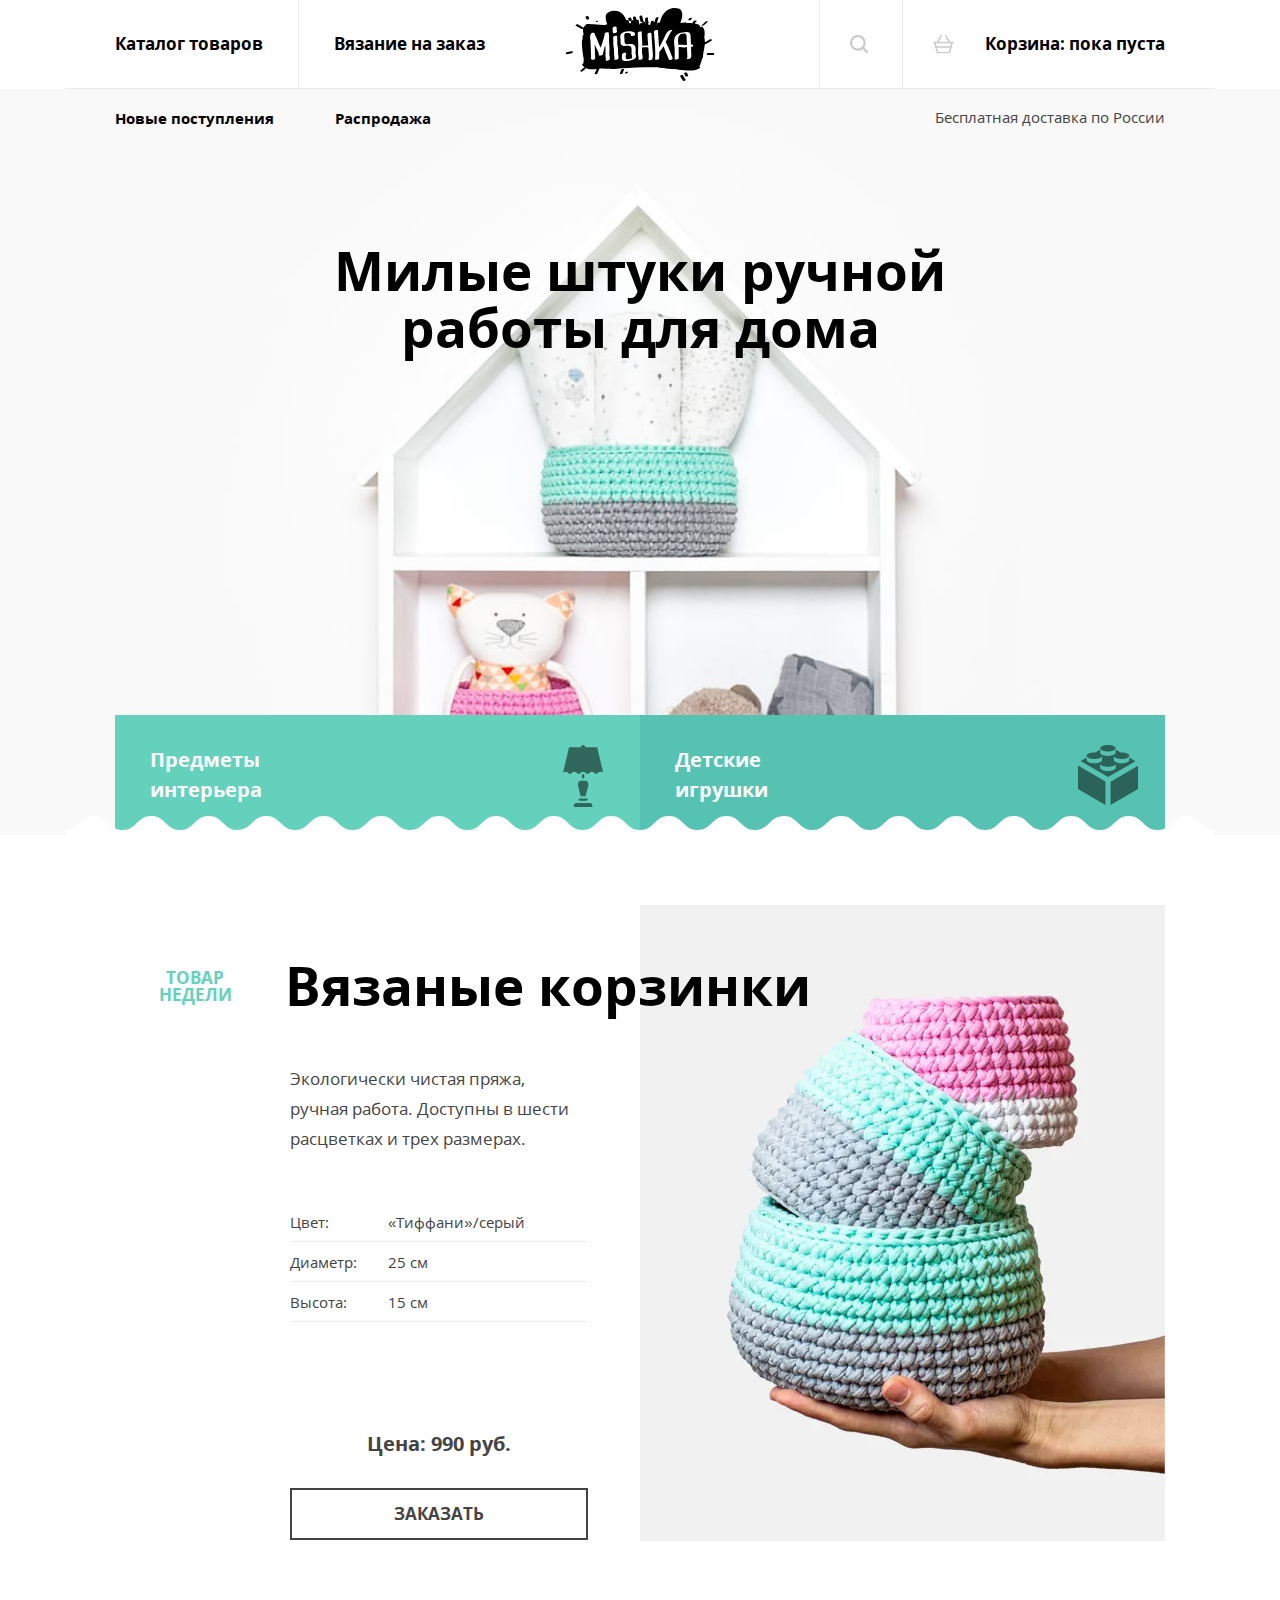
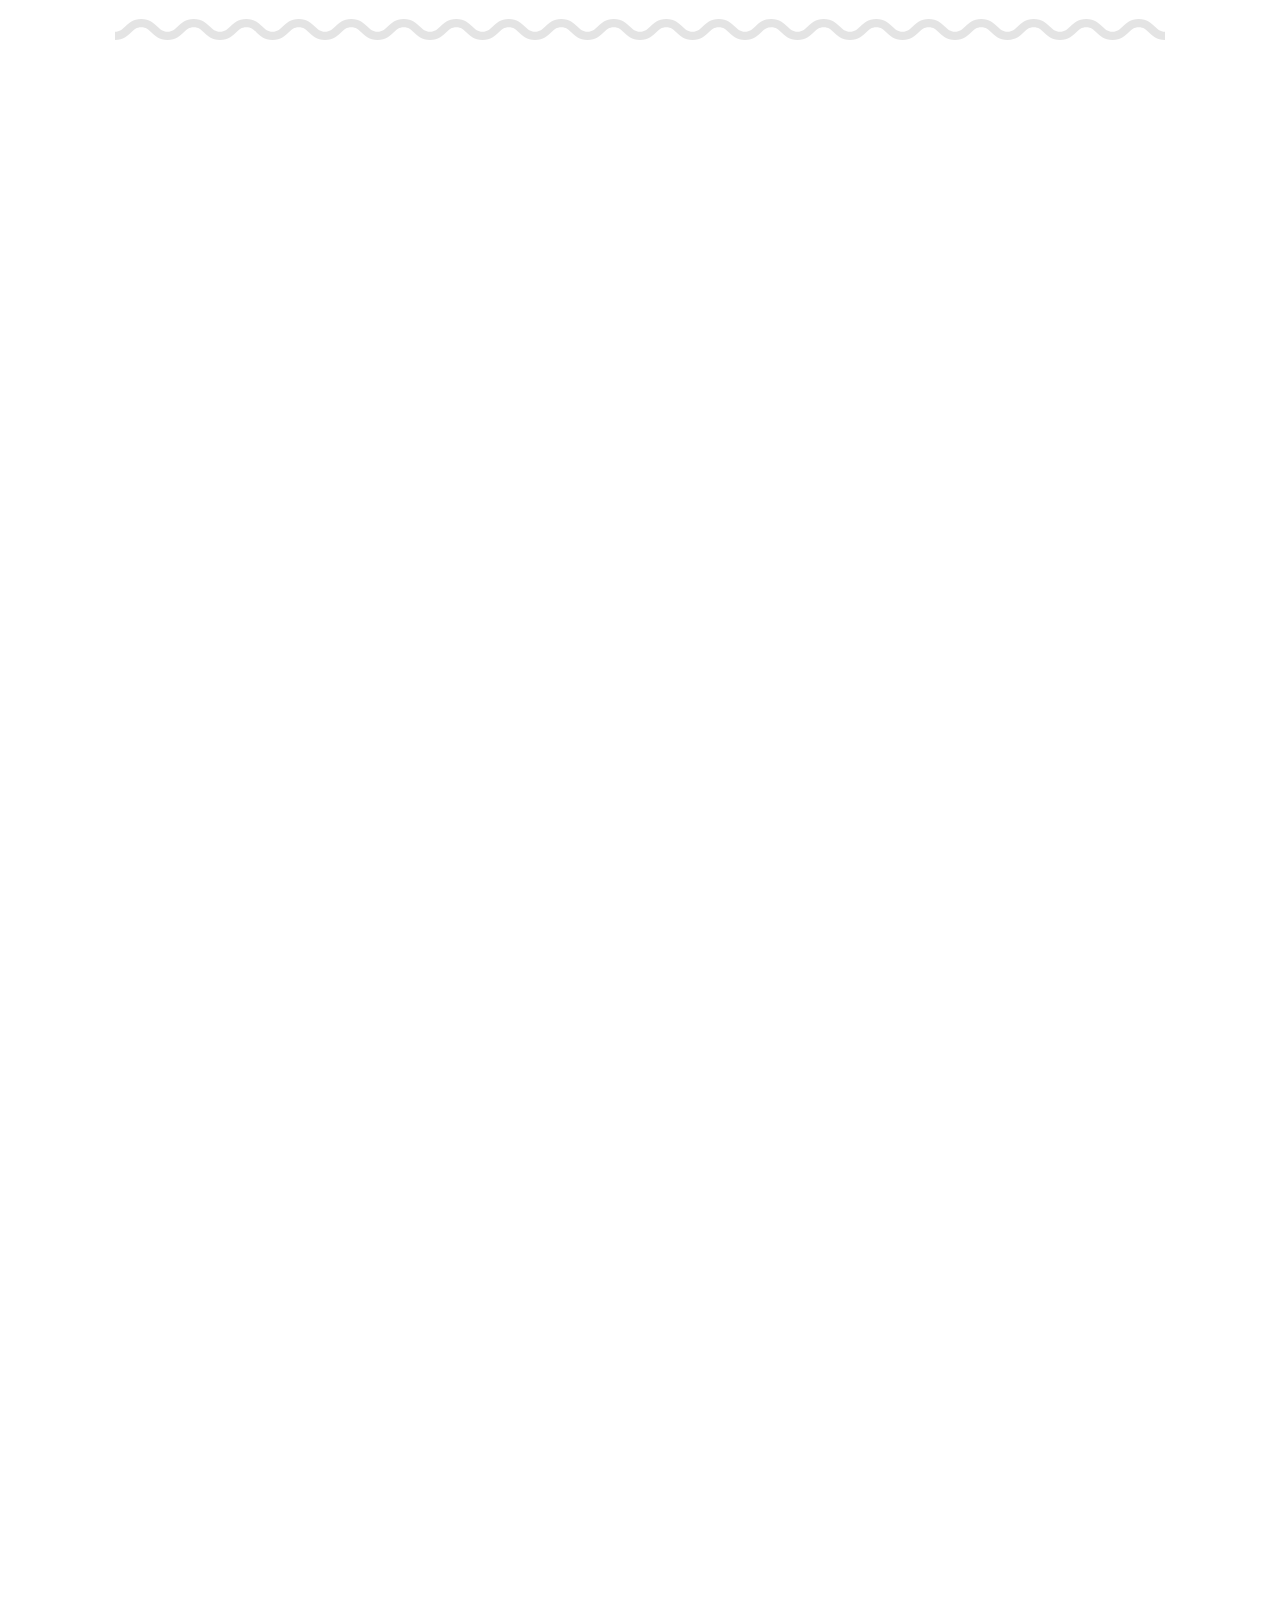
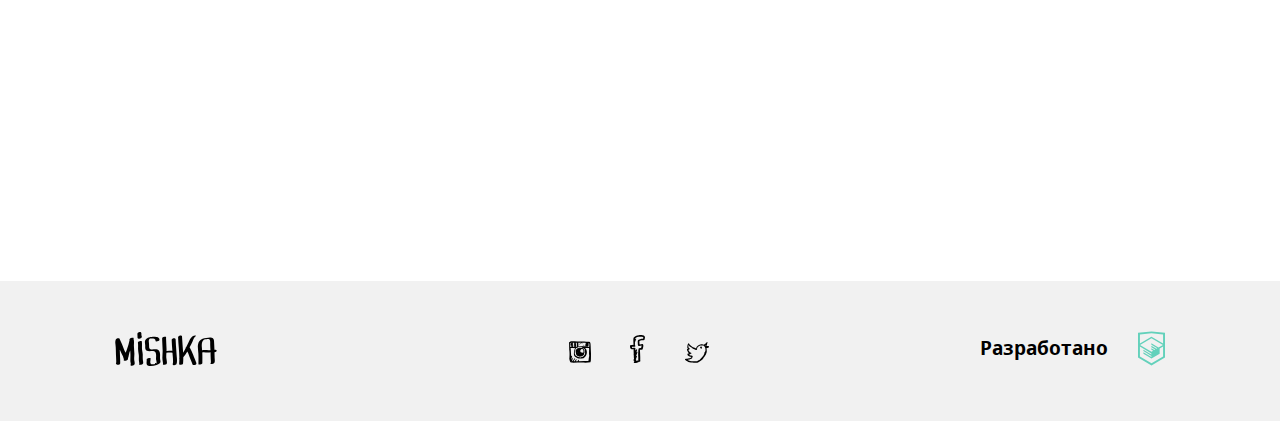
<file: index.html>
<!DOCTYPE html><html lang="ru"><head><meta charset="utf-8"><meta name="viewport" content="width=device-width,initial-scale=1"><meta name="format-detection" content="telephone=no"><title>Магазин «Мишка»</title><link rel="stylesheet" href="css/style.min.css"><link rel="stylesheet" href="css/animate.min.css"><link rel="preload" href="fonts/opensans.woff2" as="font" crossorigin="anonymous"><link rel="preload" href="fonts/opensansbold.woff2" as="font" crossorigin="anonymous"><link rel="shortcut icon" href="img/favicon.ico" type="image/x-icon"><script src="js/iepolyfills.min.js"></script></head><body><header class="page-header page-header--nojs"><div class="page-header__wrapper"><a class="page-header__logo" href="index.html" tabindex="3"><picture><source media="(min-width: 1150px)" srcset="img/logo-desktop.svg"><source media="(min-width: 768px)" srcset="img/logo-tablet.svg"><img class="page-header__logo-image" src="img/logo-mobile.svg" width="86" height="35" alt="магазин «Мишка»"></picture></a><button class="page-header__toggle" type="button" aria-label="Открыть меню"></button></div><nav class="main-nav"><div class="main-nav__wrapper"><ul class="main-nav__list site-list"><li class="site-list__item"><a class="site-list__link site-list__link--catalog" href="catalog.html" tabindex="1">Каталог товаров</a></li><li class="site-list__item"><a class="site-list__link site-list__link--order" href="form.html" tabindex="2">Вязание на заказ</a></li><li class="site-list__item"><a class="site-list__link site-list__link--new" href="form.html" tabindex="6">Новые поступления</a></li><li class="site-list__item"><a class="site-list__link site-list__link--sale" href="form.html" tabindex="7">Распродажа</a></li><li class="site-list__item"><a class="site-list__link site-list__link--search" href="search.html" tabindex="4"><svg class="site-list__svg" width="18" height="18"><use xlink:href="img/sprite.svg#icon-search"></use></svg> Поиск по сайту</a></li><li class="site-list__item"><a class="site-list__link site-list__link--cart" href="cart.html" tabindex="5"><svg class="site-list__svg" width="21" height="19"><use xlink:href="img/sprite.svg#icon-cart"></use></svg> Корзина: пока пуста</a></li></ul></div></nav><span class="page-header__delivery">Бесплатная доставка по России</span></header><main class="page-main"><h1 class="visually-hidden">Интернет-магазин игрушек ручной работы «Мишка»</h1><section class="categories"><div class="categories__wrapper"><h2 class="categories__lead">Милые штуки ручной работы&nbsp;для&nbsp;дома</h2></div><ul class="categories__list"><li class="categories__item"><a class="categories__link categories__link--interior" href="interior.html" tabindex="7">Предметы<br>интерьера</a></li><li class="categories__item"><a class="categories__link categories__link--toys" href="toys.html" tabindex="7">Детские<br>игрушки</a></li></ul></section><section class="weekly-good section section--weekly-good wow fadeInUp"><div class="weekly-good__title-wrapper"><h2 class="weekly-good__title section__title">Вязаные корзинки</h2><b class="weekly-good__subtitle">Товар недели</b></div><picture class="weekly-good__picture"><source type="image/webp" media="(min-width: 1150px)" srcset="img/triple-set-desktop@1x.webp, img/triple-set-desktop@2x.webp 2x"><source type="image/webp" media="(min-width: 768px)" srcset="img/triple-set-tablet@1x.webp, img/triple-set-tablet@2x.webp 2x"><source type="image/webp" srcset="img/triple-set-mobile@1x.webp, img/triple-set-mobile@2x.webp 2x"><source media="(min-width: 1150px)" srcset="img/triple-set-desktop@1x.jpg, img/triple-set-desktop@2x.jpg 2x"><source media="(min-width: 768px)" srcset="img/triple-set-tablet@1x.jpg, img/triple-set-tablet@2x.jpg 2x"><img class="weekly-good__img" src="img/triple-set-mobile@1x.jpg" srcset="img/triple-set-mobile@2x.jpg 2x" alt="Вязаные корзинки"></picture><div class="weekly-good__info-wrapper"><p class="weekly-good__description">Экологически чистая пряжа, ручная&nbsp;работа. Доступны в шести расцветках и трех размерах.</p><table class="weekly-good__list"><tr class="weekly-good__row"><td class="weekly-good__caption">Цвет:</td><td class="weekly-good__value">«Тиффани»/серый</td></tr><tr class="weekly-good__row"><td class="weekly-good__caption">Диаметр:</td><td class="weekly-good__value">25 см</td></tr><tr class="weekly-good__row"><td class="weekly-good__caption">Высота:</td><td class="weekly-good__value">15 см</td></tr></table></div><div class="weekly-good__info-wrapper weekly-good__info-wrapper--order"><p class="weekly-good__price">Цена: 990 руб.</p><a class="weekly-good__button button button-js" href="order.html" tabindex="7">Заказать</a></div></section><section class="about section section--about wow fadeInUp"><h2 class="about__title section__title">Коротко о нас:</h2><ul class="about__list"><li class="about__item about__item--ecology"><svg class="about__icon" width="32" height="38"><use xlink:href="img/sprite.svg#icon-feature-flower"></use></svg><p class="about__text">Экологически чистые&nbsp;материалы</p></li><li class="about__item about__item--price"><svg class="about__icon" width="47" height="28"><use xlink:href="img/sprite.svg#icon-feature-money"></use></svg><p class="about__text">Скандинавский стиль по&nbsp;российской цене</p></li><li class="about__item about__item--likes"><svg class="about__icon" width="33" height="28"><use xlink:href="img/sprite.svg#icon-feature-heart"></use></svg><p class="about__text">Увеличивает лайки на&nbsp;фотографиях</p></li><li class="about__item about__item--knitting"><svg class="about__icon" width="35" height="35"><use xlink:href="img/sprite.svg#icon-feature-ball"></use></svg><p class="about__text">Связано вручную с любовью&nbsp;и&nbsp;умилением</p></li><li class="about__item about__item--support"><svg class="about__icon" width="55" height="24"><use xlink:href="img/sprite.svg#icon-feature-rocket"></use></svg><p class="about__text">Поддержка отечественного производителя</p></li><li class="about__item about__item--gift"><svg class="about__icon" width="33" height="33"><use xlink:href="img/sprite.svg#icon-feature-gift"></use></svg><p class="about__text">Поставляется в подарочной&nbsp;упаковке</p></li></ul></section><section class="reviews section section--reviews wow fadeInUp"><div class="reviews__wrapper"><h2 class="reviews__title section__title">Отзывы</h2><div class="reviews__list"><blockquote class="reviews__item"><p class="reviews__text">Я молодая мама, но всё равно фотографии не набирали и близко такого количества лайков, как у популярных инстамамочек. В отчаянии, я накупила аксессуаров и игрушек в Мишке, и&nbsp;мои фотографии сразу стали более стильными, а также набирают больше лайков!</p><cite class="reviews__author">Анастасия Красильникова</cite> <a class="reviews__author-link" href="tg.me/@misssssiskras" tabindex="9">@misssssiskras</a></blockquote><blockquote class="reviews__item"><p class="reviews__text">Lorem ipsum dolor sit amet, consectetur adipisicing elit. Quae nulla, nam, ab doloremque expedita eaque? Officiis fugit est illum, quo ex asperiores at unde. Molestiae in aliquid id excepturi sunt! Lorem ipsum dolor sit amet, consectetur adipisicing elit.</p><cite class="reviews__author">Анастасия Красильникова</cite> <a class="reviews__author-link" href="tg.me/@misssssiskras" tabindex="9">@misssssiskras</a></blockquote><blockquote class="reviews__item"><p class="reviews__text">Lorem ipsum dolor sit amet, consectetur adipisicing elit. Obcaecati voluptates asperiores, totam iusto velit dignissimos reprehenderit, blanditiis dolorum pariatur. Consequuntur culpa officia libero incidunt totam, velit, ducimus perferendis. Neque, est. Lorem ipsum dolor sit amet.</p><cite class="reviews__author">Анастасия Красильникова</cite> <a class="reviews__author-link" href="tg.me/@misssssiskras" tabindex="9">@misssssiskras</a></blockquote></div><div class="reviews__slide-wrapper"><button class="reviews__change-btn reviews__change-btn--prev" type="button" aria-label="Предыдущий отзыв" tabindex="10"><svg width="50" height="26"><use xlink:href="img/sprite.svg#icon-left-arrow"></use></svg></button> <button class="reviews__change-btn reviews__change-btn--next" type="button" aria-label="Следующий отзыв" tabindex="11"><svg width="50" height="26"><use xlink:href="img/sprite.svg#icon-right-arrow"></use></svg></button></div><a class="reviews__button button" href="review.html" tabindex="8">Написать</a></div></section><section class="contacts section section--contacts wow fadeInUp"><h2 class="contacts__title">Контакты</h2><table class="contacts__table contacts-list"><tr class="contacts-list__row"><td class="contacts-list__caption">e-mail:</td><td class="contacts-list__value"><a class="contacts-list__email" href="mailto:info@mimimishkashop.ru">info@mimimishkashop.ru</a></td></tr><tr class="contacts-list__row"><td class="contacts-list__caption">адрес:</td><td class="contacts-list__value">г. Санкт-Петербург, ул.&nbsp;Большая Конюшенная, д.&nbsp;19/8,&nbsp;офис 101</td></tr></table><div class="contacts__map map"><iframe class="map__widget" src="https://yandex.ru/map-widget/v1/-/CCVLF83v" width="320" height="457" allowfullscreen></iframe><picture><source type="image/webp" media="(min-width: 1150px)" srcset="img/map-desktop@1x.webp, img/map-desktop@2x.webp 2x"><source type="image/webp" media="(min-width: 768px)" srcset="img/map-tablet@1x.webp, img/map-tablet@2x.webp 2x"><source type="image/webp" srcset="img/map-mobile@1x.webp, img/map-mobile@2x.webp 2x"><source media="(min-width: 1150px)" srcset="img/map-desktop@1x.jpg, img/map-desktop@2x.jpg 2x"><source media="(min-width: 768px)" srcset="img/map-tablet@1x.jpg, img/map-tablet@2x.jpg 2x"><img class="map__img" src="img/map-mobile@1x.jpg" srcset="img/map-mobile@2x.jpg 2x" alt="г. Санкт-Петербург, ул. Большая Конюшенная, д. 19/8, офис 101"></picture></div><a class="contacts__write button" href="write.html">Напишите нам</a></section></main><footer class="page-footer"><div class="page-footer__wrapper"><a class="page-footer__logo" href="index.html" aria-label="магазин «Мишка»"><svg class="page-footer__logo-image" width="102" height="34"><use xlink:href="img/sprite.svg#logo-footer"></use></svg></a><div class="page-footer__social social"><ul class="social__list"><li class="social__item"><a class="social__link social__link--instagram" href="https://www.instagram.com/htmlacademy" aria-label="Мы в Инстаграме"><svg class="social__icon" width="22" height="22"><use xlink:href="img/sprite.svg#icon-insta"></use></svg></a></li><li class="social__item"><a class="social__link social__link--facebook" href="https://www.facebook.com/htmlacademy" aria-label="Мы в Фейсбуке"><svg class="social__icon" width="15" height="28"><use xlink:href="img/sprite.svg#icon-fb"></use></svg></a></li><li class="social__item"><a class="social__link social__link--twitter" href="https://www.twitter.com/htmlacademy" aria-label="Мы в Твиттере"><svg class="social__icon" width="24" height="21"><use xlink:href="img/sprite.svg#icon-twitter"></use></svg></a></li></ul></div><div class="page-footer__copyright copyright"><a class="copyright__link" href="https://htmlacademy.ru/intensive/adaptive" aria-label="HTML Academy">Разработано <svg class="copyright__icon" width="27" height="35"><use xlink:href="img/sprite.svg#logo-htmlacademy"></use></svg></a></div></div></footer><section class="cart-popup"><h2 class="cart-popup__title">Добавить в&nbsp;корзину</h2><p class="cart-popup__text">Выберите размер:</p><form class="cart-popup__form" action="https://echo.htmlacademy.ru" method="post"><ul class="cart-popup__list"><li class="cart-popup__item"><label class="cart-popup__toggle size"><input class="size__control visually-hidden" type="radio" name="size" value="S" checked="checked" autofocus> <span class="size__switcher">S</span></label></li><li class="cart-popup__item"><label class="cart-popup__toggle size"><input class="size__control visually-hidden" type="radio" name="size" value="M"> <span class="size__switcher">M</span></label></li><li class="cart-popup__item"><label class="cart-popup__toggle size"><input class="size__control visually-hidden" type="radio" name="size" value="L"> <span class="size__switcher">L</span></label></li></ul><button class="cart-popup__add button" type="submit">Добавить</button></form></section><div class="overlay" tabindex="-1"></div><script src="js/script.min.js"></script><script src="//cdnjs.cloudflare.com/ajax/libs/wow/1.1.2/wow.min.js" onload="new WOW().init();"></script></body></html>
</file>
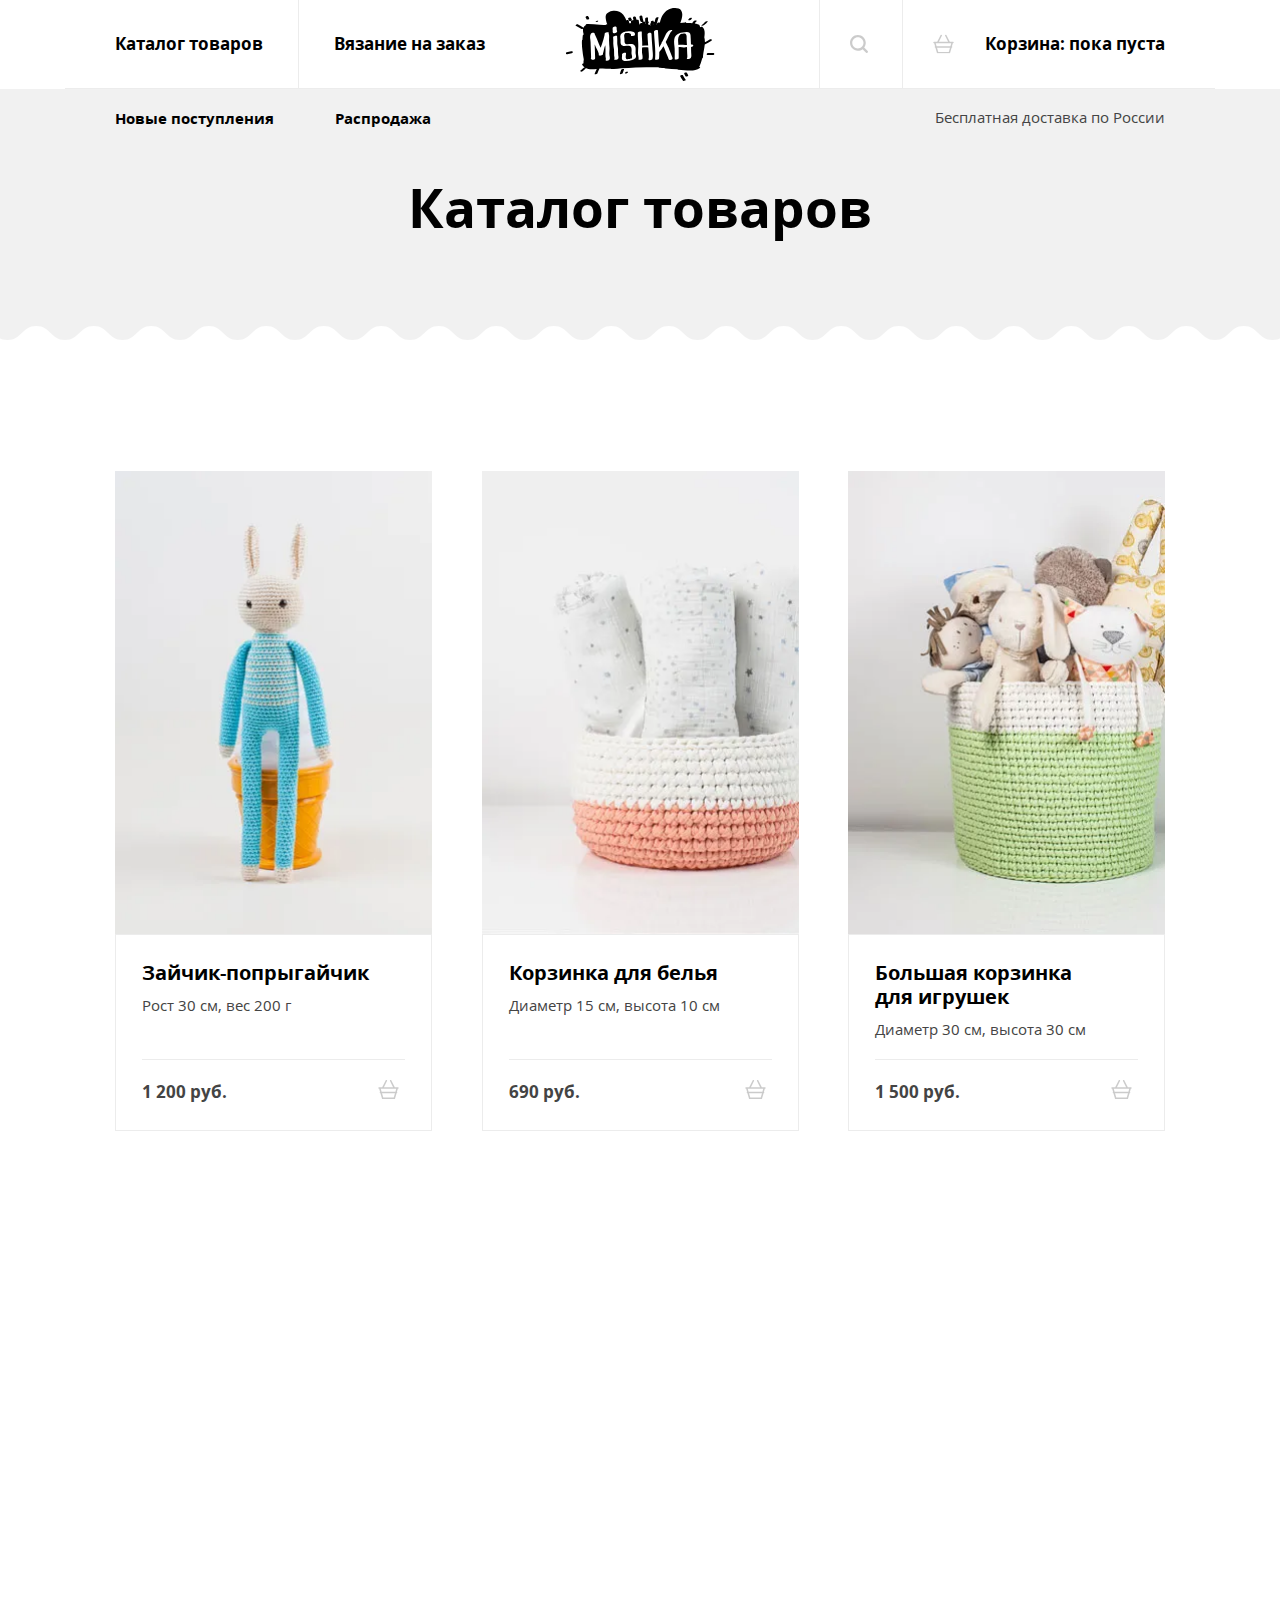
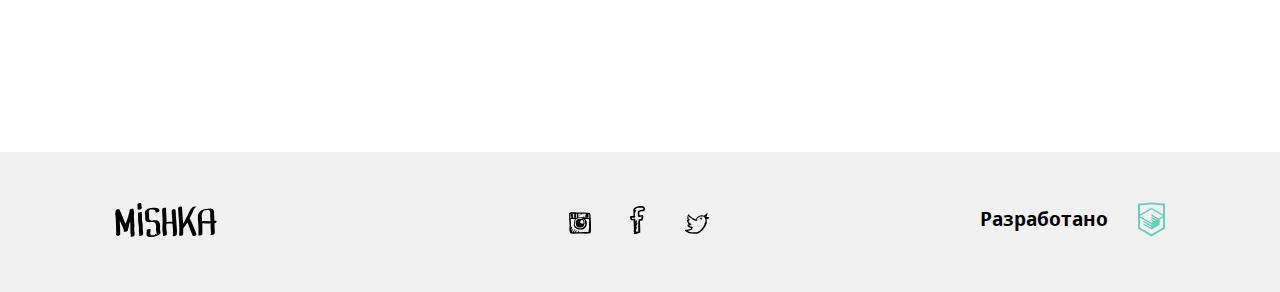
<file: catalog.html>
<!DOCTYPE html><html lang="ru"><head><meta charset="utf-8"><meta name="viewport" content="width=device-width,initial-scale=1"><meta name="format-detection" content="telephone=no"><title>Магазин «Мишка» - Каталог</title><link rel="stylesheet" href="css/style.min.css"><link rel="stylesheet" href="css/animate.min.css"><link rel="preload" href="fonts/opensans.woff2" as="font" crossorigin="anonymous"><link rel="preload" href="fonts/opensansbold.woff2" as="font" crossorigin="anonymous"><link rel="shortcut icon" href="img/favicon.ico" type="image/x-icon"><script src="js/iepolyfills.min.js"></script></head><body><header class="page-header page-header--nojs"><div class="page-header__wrapper"><a class="page-header__logo" href="index.html" tabindex="3"><picture><source media="(min-width: 1150px)" srcset="img/logo-desktop.svg"><source media="(min-width: 768px)" srcset="img/logo-tablet.svg"><img class="page-header__logo-image" src="img/logo-mobile.svg" width="86" height="35" alt="магазин «Мишка»"></picture></a><button class="page-header__toggle" type="button" aria-label="Открыть меню"></button></div><nav class="main-nav"><div class="main-nav__wrapper"><ul class="main-nav__list site-list"><li class="site-list__item"><a class="site-list__link site-list__link--catalog" href="catalog.html" tabindex="1">Каталог товаров</a></li><li class="site-list__item"><a class="site-list__link site-list__link--order" href="form.html" tabindex="2">Вязание на заказ</a></li><li class="site-list__item"><a class="site-list__link site-list__link--new" href="form.html" tabindex="6">Новые поступления</a></li><li class="site-list__item"><a class="site-list__link site-list__link--sale" href="form.html" tabindex="7">Распродажа</a></li><li class="site-list__item"><a class="site-list__link site-list__link--search" href="search.html" tabindex="4"><svg class="site-list__svg" width="18" height="18"><use xlink:href="img/sprite.svg#icon-search"></use></svg> Поиск по сайту</a></li><li class="site-list__item"><a class="site-list__link site-list__link--cart" href="cart.html" tabindex="5"><svg class="site-list__svg" width="21" height="19"><use xlink:href="img/sprite.svg#icon-cart"></use></svg> Корзина: пока пуста</a></li></ul></div></nav><span class="page-header__delivery">Бесплатная доставка по России</span></header><main class="page-main"><h1 class="page-main__title">Каталог товаров</h1><section class="catalog section section--catalog"><h2 class="visually-hidden">Карточки товаров с описанием</h2><ul class="catalog__list wow fadeInUp"><li class="catalog__item"><a class="catalog__img-link" href="#"><picture><source type="image/webp" media="(min-width: 1150px)" srcset="img/photo-hare-desktop@1x.webp, img/photo-hare-desktop@2x.webp 2x"><source type="image/webp" media="(min-width: 768px)" srcset="img/photo-hare-tablet@1x.webp, img/photo-hare-tablet@2x.webp 2x"><source type="image/webp" srcset="img/photo-hare-mobile@1x.webp, img/photo-hare-mobile@2x.webp 2x"><source media="(min-width: 1150px)" srcset="img/photo-hare-desktop@1x.jpg, img/photo-hare-desktop@2x.jpg 2x"><source media="(min-width: 768px)" srcset="img/photo-hare-tablet@1x.jpg, img/photo-hare-tablet@2x.jpg 2x"><img class="catalog__img" src="img/photo-hare-mobile@1x.jpg" srcset="img/photo-hare-mobile@2x.jpg 2x" alt="Зайчик-попрыгайчик"></picture></a><div class="catalog__wrapper"><a class="catalog__link" href="#">Зайчик-попрыгайчик</a><p class="catalog__info">Рост 30 см, вес 200 г</p><div class="catalog__buy-wrapper"><b class="catalog__price">1 200 руб.</b> <a class="catalog__cart-btn button-js" href="modal.html" aria-label="Добавить в корзину"><svg class="catalog__buy-icon" width="21" height="19"><use xlink:href="img/sprite.svg#icon-cart"></use></svg></a></div></div></li><li class="catalog__item"><a class="catalog__img-link" href="#"><picture><source type="image/webp" media="(min-width: 1150px)" srcset="img/photo-bowl-desktop@1x.webp, img/photo-bowl-desktop@2x.webp 2x"><source type="image/webp" media="(min-width: 768px)" srcset="img/photo-bowl-tablet@1x.webp, img/photo-bowl-tablet@2x.webp 2x"><source type="image/webp" srcset="img/photo-bowl-mobile@1x.webp, img/photo-bowl-mobile@2x.webp 2x"><source media="(min-width: 1150px)" srcset="img/photo-bowl-desktop@1x.jpg, img/photo-bowl-desktop@2x.jpg 2x"><source media="(min-width: 768px)" srcset="img/photo-bowl-tablet@1x.jpg, img/photo-bowl-tablet@2x.jpg 2x"><img class="catalog__img" src="img/photo-bowl-mobile@1x.jpg" srcset="img/photo-bowl-mobile@2x.jpg 2x" alt="Корзинка для белья"></picture></a><div class="catalog__wrapper"><a class="catalog__link" href="#">Корзинка для белья</a><p class="catalog__info">Диаметр 15 см, высота 10 см</p><div class="catalog__buy-wrapper"><b class="catalog__price">690 руб.</b> <a class="catalog__cart-btn button-js" href="modal.html" aria-label="Добавить в корзину"><svg class="catalog__buy-icon" width="21" height="19"><use xlink:href="img/sprite.svg#icon-cart"></use></svg></a></div></div></li><li class="catalog__item"><a class="catalog__img-link" href="#"><picture><source type="image/webp" media="(min-width: 1150px)" srcset="img/photo-toys-desktop@1x.webp, img/photo-toys-desktop@2x.webp 2x"><source type="image/webp" media="(min-width: 768px)" srcset="img/photo-toys-tablet@1x.webp, img/photo-toys-tablet@2x.webp 2x"><source type="image/webp" srcset="img/photo-toys-mobile@1x.webp, img/photo-toys-mobile@2x.webp 2x"><source media="(min-width: 1150px)" srcset="img/photo-toys-desktop@1x.jpg, img/photo-toys-desktop@2x.jpg 2x"><source media="(min-width: 768px)" srcset="img/photo-toys-tablet@1x.jpg, img/photo-toys-tablet@2x.jpg 2x"><img class="catalog__img" src="img/photo-toys-mobile@1x.jpg" srcset="img/photo-toys-mobile@2x.jpg 2x" alt="Большая корзинка для игрушек"></picture></a><div class="catalog__wrapper"><a class="catalog__link" href="#">Большая корзинка для&nbsp;игрушек</a><p class="catalog__info">Диаметр 30 см, высота 30 см</p><div class="catalog__buy-wrapper"><b class="catalog__price">1 500 руб.</b> <a class="catalog__cart-btn button-js" href="modal.html" aria-label="Добавить в корзину"><svg class="catalog__buy-icon" width="21" height="19"><use xlink:href="img/sprite.svg#icon-cart"></use></svg></a></div></div></li></ul></section><section class="production section section--production wow fadeInUp"><div class="production__wrapper"><div class="production__embed"><a class="production__link" href="/video.html"><picture><source type="image/webp" media="(min-width: 1150px)" srcset="img/video-desktop@1x.webp, img/video-desktop@2x.webp 2x"><source type="image/webp" media="(min-width: 768px)" srcset="img/video-tablet@1x.webp, img/video-tablet@2x.webp 2x"><source type="image/webp" srcset="img/video-mobile@1x.webp, img/video-mobile@2x.webp 2x"><source media="(min-width: 1150px)" srcset="img/video-desktop@1x.jpg, img/video-desktop@2x.jpg 2x"><source media="(min-width: 768px)" srcset="img/video-tablet@1x.jpg, img/video-tablet@2x.jpg 2x"><img class="production__img" src="img/video-mobile@1x.jpg" srcset="img/video-mobile@2x.jpg 2x" alt="Процесс производства"></picture></a><button class="production__button" aria-label="Воспроизвести"><svg class="production__icon" width="101" height="77"><use xlink:href="img/sprite.svg#icon-play"></use></svg></button></div><h2 class="production__title">Процесс производства</h2><p class="production__text">По просьбам наших любимых фолловеров мы сняли для вас подробное видео о&nbsp;том, как появляются наши товары.</p><a class="production__order button" href="/form.html">Сделать заказ</a></div></section></main><footer class="page-footer"><div class="page-footer__wrapper"><a class="page-footer__logo" href="index.html" aria-label="магазин «Мишка»"><svg class="page-footer__logo-image" width="102" height="34"><use xlink:href="img/sprite.svg#logo-footer"></use></svg></a><div class="page-footer__social social"><ul class="social__list"><li class="social__item"><a class="social__link social__link--instagram" href="https://www.instagram.com/htmlacademy" aria-label="Мы в Инстаграме"><svg class="social__icon" width="22" height="22"><use xlink:href="img/sprite.svg#icon-insta"></use></svg></a></li><li class="social__item"><a class="social__link social__link--facebook" href="https://www.facebook.com/htmlacademy" aria-label="Мы в Фейсбуке"><svg class="social__icon" width="15" height="28"><use xlink:href="img/sprite.svg#icon-fb"></use></svg></a></li><li class="social__item"><a class="social__link social__link--twitter" href="https://www.twitter.com/htmlacademy" aria-label="Мы в Твиттере"><svg class="social__icon" width="24" height="21"><use xlink:href="img/sprite.svg#icon-twitter"></use></svg></a></li></ul></div><div class="page-footer__copyright copyright"><a class="copyright__link" href="https://htmlacademy.ru/intensive/adaptive" aria-label="HTML Academy">Разработано <svg class="copyright__icon" width="27" height="35"><use xlink:href="img/sprite.svg#logo-htmlacademy"></use></svg></a></div></div></footer><section class="cart-popup"><h2 class="cart-popup__title">Добавить в&nbsp;корзину</h2><p class="cart-popup__text">Выберите размер:</p><form class="cart-popup__form" action="https://echo.htmlacademy.ru" method="post"><ul class="cart-popup__list"><li class="cart-popup__item"><label class="cart-popup__toggle size"><input class="size__control visually-hidden" type="radio" name="size" value="S" checked="checked" autofocus> <span class="size__switcher">S</span></label></li><li class="cart-popup__item"><label class="cart-popup__toggle size"><input class="size__control visually-hidden" type="radio" name="size" value="M"> <span class="size__switcher">M</span></label></li><li class="cart-popup__item"><label class="cart-popup__toggle size"><input class="size__control visually-hidden" type="radio" name="size" value="L"> <span class="size__switcher">L</span></label></li></ul><button class="cart-popup__add button" type="submit">Добавить</button></form></section><div class="overlay" tabindex="-1"></div><script src="js/script.min.js"></script><script src="//cdnjs.cloudflare.com/ajax/libs/wow/1.1.2/wow.min.js" onload="new WOW().init();"></script></body></html>
</file>
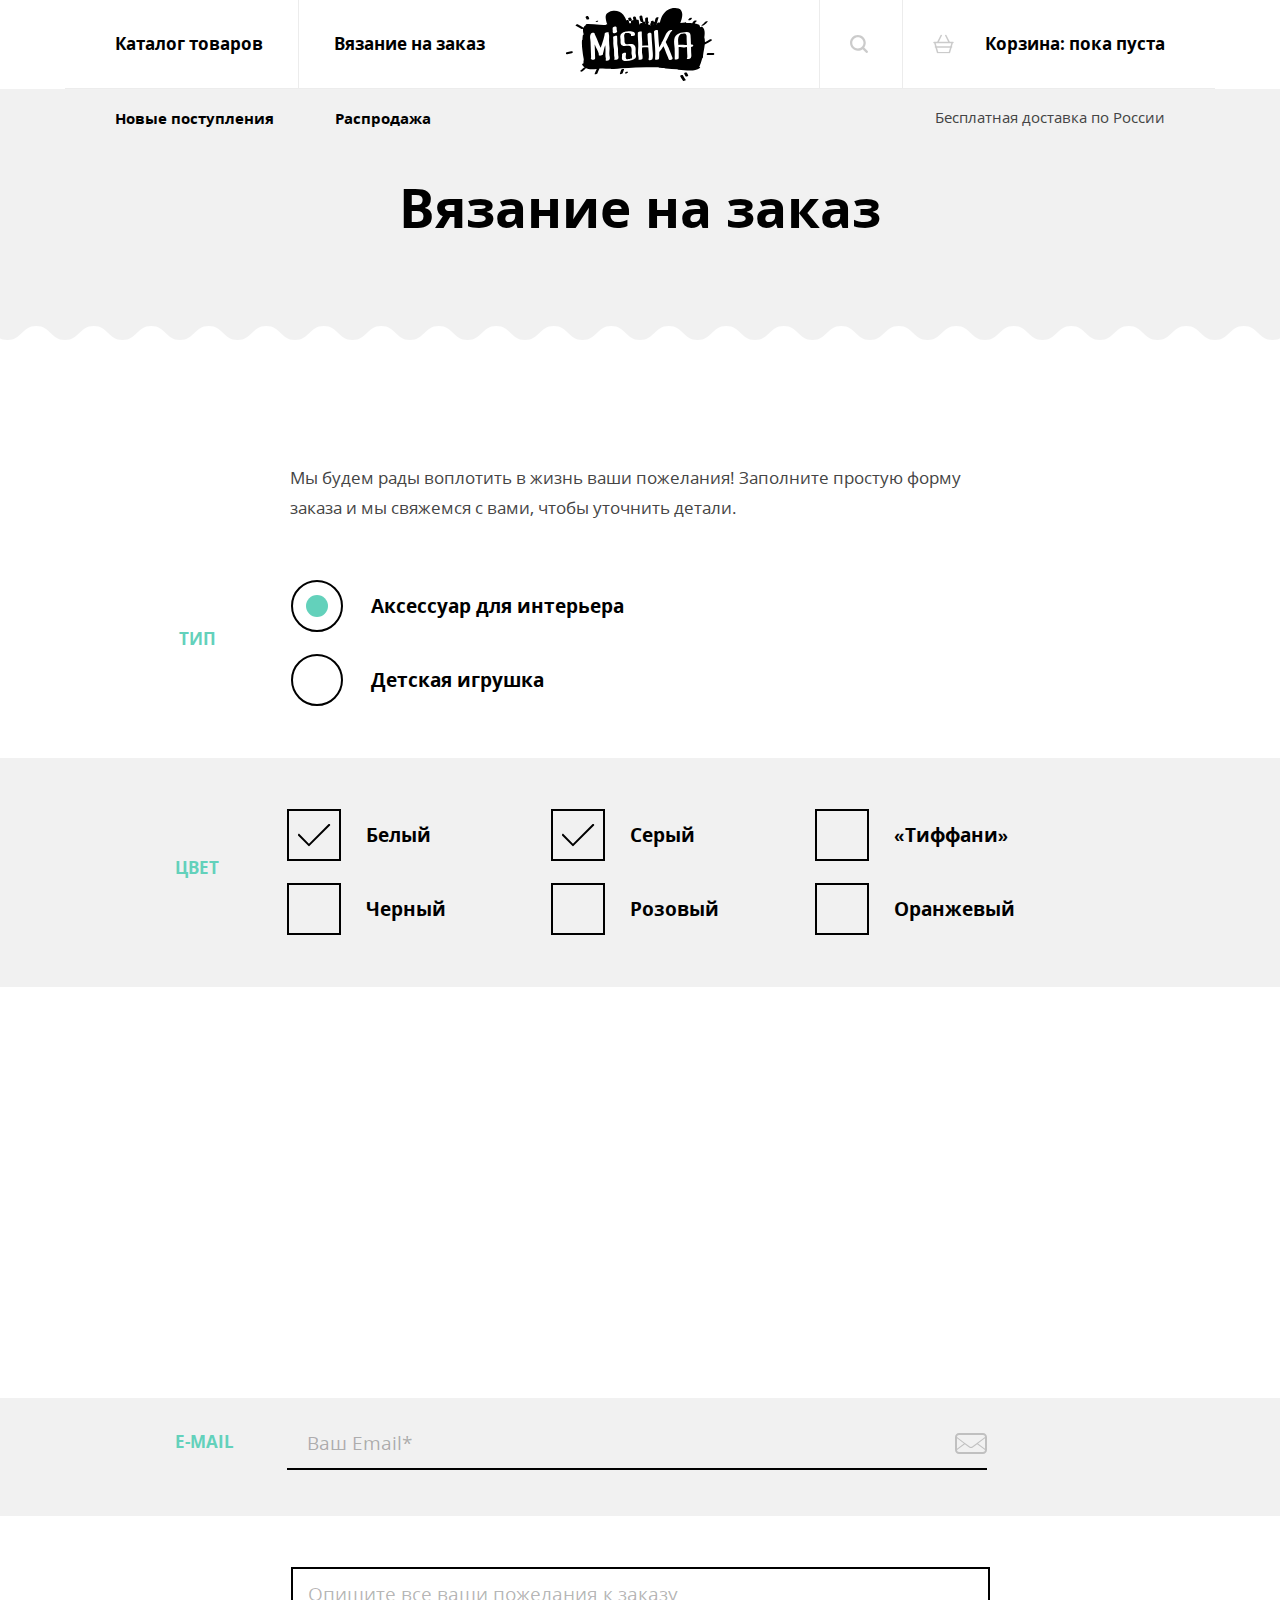
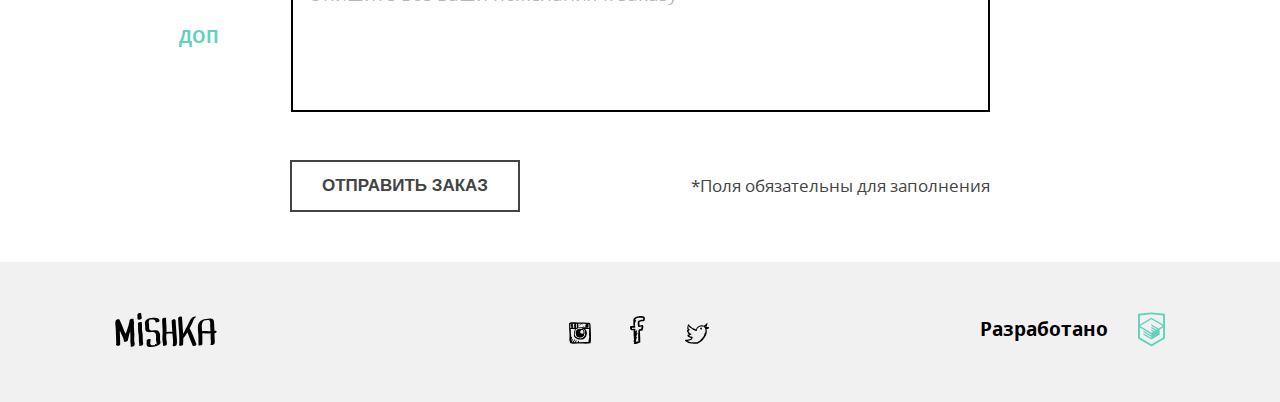
<file: form.html>
<!DOCTYPE html><html lang="ru"><head><meta charset="utf-8"><meta name="viewport" content="width=device-width,initial-scale=1"><meta name="format-detection" content="telephone=no"><title>Магазин «Мишка» - Вязание на заказ</title><link rel="stylesheet" href="css/style.min.css"><link rel="stylesheet" href="css/animate.min.css"><link rel="preload" href="fonts/opensans.woff2" as="font" crossorigin="anonymous"><link rel="preload" href="fonts/opensansbold.woff2" as="font" crossorigin="anonymous"><link rel="shortcut icon" href="img/favicon.ico" type="image/x-icon"><script src="js/iepolyfills.min.js"></script></head><body><header class="page-header page-header--nojs"><div class="page-header__wrapper"><a class="page-header__logo" href="index.html" tabindex="3"><picture><source media="(min-width: 1150px)" srcset="img/logo-desktop.svg"><source media="(min-width: 768px)" srcset="img/logo-tablet.svg"><img class="page-header__logo-image" src="img/logo-mobile.svg" width="86" height="35" alt="магазин «Мишка»"></picture></a><button class="page-header__toggle" type="button" aria-label="Открыть меню"></button></div><nav class="main-nav"><div class="main-nav__wrapper"><ul class="main-nav__list site-list"><li class="site-list__item"><a class="site-list__link site-list__link--catalog" href="catalog.html" tabindex="1">Каталог товаров</a></li><li class="site-list__item"><a class="site-list__link site-list__link--order" href="form.html" tabindex="2">Вязание на заказ</a></li><li class="site-list__item"><a class="site-list__link site-list__link--new" href="form.html" tabindex="6">Новые поступления</a></li><li class="site-list__item"><a class="site-list__link site-list__link--sale" href="form.html" tabindex="7">Распродажа</a></li><li class="site-list__item"><a class="site-list__link site-list__link--search" href="search.html" tabindex="4"><svg class="site-list__svg" width="18" height="18"><use xlink:href="img/sprite.svg#icon-search"></use></svg> Поиск по сайту</a></li><li class="site-list__item"><a class="site-list__link site-list__link--cart" href="cart.html" tabindex="5"><svg class="site-list__svg" width="21" height="19"><use xlink:href="img/sprite.svg#icon-cart"></use></svg> Корзина: пока пуста</a></li></ul></div></nav><span class="page-header__delivery">Бесплатная доставка по России</span></header><main class="page-main"><h1 class="page-main__title">Вязание на заказ</h1><section class="order section section--order"><h2 class="visually-hidden">Форма для заказа</h2><p class="order__text">Мы будем рады воплотить в жизнь ваши пожелания! Заполните простую форму заказа и мы свяжемся с вами, чтобы уточнить детали.</p><form class="form" action="https://echo.htmlacademy.ru" method="post"><fieldset class="form__fieldset wow fadeInUp"><div class="form__item"><div class="form__caption">Тип</div><ul class="form__list"><li class="form__field"><label class="form__label radio"><input class="radio__control visually-hidden" type="radio" name="type" value="Аксессуар для интерьера" checked="checked"> <span class="radio__btn"></span> Аксессуар для интерьера</label></li><li class="form__field"><label class="form__label radio"><input class="radio__control visually-hidden" type="radio" name="type" value="Детская игрушка"> <span class="radio__btn"></span> Детская игрушка</label></li></ul></div></fieldset><fieldset class="form__fieldset wow fadeInUp"><div class="form__item form__item--checkbox"><div class="form__wrapper"><div class="form__caption">Цвет</div><ul class="form__list form__list--checkbox"><li class="form__field form__field--checkbox"><label class="form__label checkbox"><input class="checkbox__control visually-hidden" type="checkbox" name="White" checked="checked"> <span class="checkbox__btn"></span> Белый</label></li><li class="form__field form__field--checkbox"><label class="form__label checkbox"><input class="checkbox__control visually-hidden" type="checkbox" name="Gray" checked="checked"> <span class="checkbox__btn"></span> Серый</label></li><li class="form__field form__field--checkbox"><label class="form__label checkbox"><input class="checkbox__control visually-hidden" type="checkbox" name="«Tiffany»"> <span class="checkbox__btn"></span> «Тиффани»</label></li><li class="form__field form__field--checkbox"><label class="form__label checkbox"><input class="checkbox__control visually-hidden" type="checkbox" name="Black"> <span class="checkbox__btn"></span> Черный</label></li><li class="form__field form__field--checkbox"><label class="form__label checkbox"><input class="checkbox__control visually-hidden" type="checkbox" name="Pink"> <span class="checkbox__btn"></span> Розовый</label></li><li class="form__field form__field--checkbox"><label class="form__label checkbox"><input class="checkbox__control visually-hidden" type="checkbox" name="Orange"> <span class="checkbox__btn"></span> Оранжевый</label></li></ul></div></div></fieldset><fieldset class="form__fieldset wow fadeInUp"><div class="form__item form__item--initials"><div class="form__caption">ФИО</div><ul class="form__list"><li class="form__field"><label class="form__label input-data">Имя: <input class="input-data__field" type="text" name="name" placeholder="Введите ваше имя*" required></label></li><li class="form__field"><label class="form__label input-data">Фамилия: <input class="input-data__field" type="text" name="surname" placeholder="Укажите фамилию*" required></label></li><li class="form__field"><label class="form__label input-data">Отчество: <input class="input-data__field" type="text" name="patronymic" placeholder="Отчество, если желаете"></label></li></ul></div></fieldset><div class="form__item form__item--phone wow fadeInUp"><div class="form__wrapper form__wrapper--contacts"><div class="form__caption">Тел</div><label class="form__label input-data"><input class="input-data__field input-data__field--phone" type="tel" name="phone" pattern="\+7\s[0-9]{3}\s[0-9]{3}\s[0-9]{2}\s[0-9]{2}" placeholder="+7 XXX XXX XX XX*" aria-label="Телефон" required> <svg class="input-data__icon" width="25" height="25"><use xlink:href="img/sprite.svg#icon-phone"></use></svg></label></div></div><div class="form__item form__item--email"><div class="form__wrapper form__wrapper--contacts"><div class="form__caption">E-mail</div><label class="form__label input-data"><input class="input-data__field input-data__field--email" type="email" name="email" placeholder="Ваш Email*" aria-label="Email" required> <svg class="input-data__icon" width="32" height="32"><use xlink:href="img/sprite.svg#icon-mail"></use></svg></label></div></div><div class="form__item form__item--textarea"><div class="form__caption">Доп</div><label class="form__label textarea"><textarea class="textarea__field" name="textarea" rows="5" placeholder="Опишите все ваши пожелания к заказу" aria-label="Пожелания"></textarea></label></div><div class="form__wrapper form__wrapper--order"><small class="form__legend">*Поля обязательны для заполнения</small> <button class="form__send button" type="submit">Отправить заказ</button></div></form></section></main><footer class="page-footer"><div class="page-footer__wrapper"><a class="page-footer__logo" href="index.html" aria-label="магазин «Мишка»"><svg class="page-footer__logo-image" width="102" height="34"><use xlink:href="img/sprite.svg#logo-footer"></use></svg></a><div class="page-footer__social social"><ul class="social__list"><li class="social__item"><a class="social__link social__link--instagram" href="https://www.instagram.com/htmlacademy" aria-label="Мы в Инстаграме"><svg class="social__icon" width="22" height="22"><use xlink:href="img/sprite.svg#icon-insta"></use></svg></a></li><li class="social__item"><a class="social__link social__link--facebook" href="https://www.facebook.com/htmlacademy" aria-label="Мы в Фейсбуке"><svg class="social__icon" width="15" height="28"><use xlink:href="img/sprite.svg#icon-fb"></use></svg></a></li><li class="social__item"><a class="social__link social__link--twitter" href="https://www.twitter.com/htmlacademy" aria-label="Мы в Твиттере"><svg class="social__icon" width="24" height="21"><use xlink:href="img/sprite.svg#icon-twitter"></use></svg></a></li></ul></div><div class="page-footer__copyright copyright"><a class="copyright__link" href="https://htmlacademy.ru/intensive/adaptive" aria-label="HTML Academy">Разработано <svg class="copyright__icon" width="27" height="35"><use xlink:href="img/sprite.svg#logo-htmlacademy"></use></svg></a></div></div></footer><script src="js/script.min.js"></script><script src="//cdnjs.cloudflare.com/ajax/libs/wow/1.1.2/wow.min.js" onload="new WOW().init();"></script></body></html>
</file>
<file: css/style.min.css>
@font-face{font-weight:400;font-family:"Open Sans";font-style:normal;font-display:swap;src:url(../fonts/opensans.woff2) format("woff2"),url(../fonts/opensans.woff) format("woff")}@font-face{font-weight:700;font-family:"Open Sans";font-style:normal;font-display:swap;src:url(../fonts/opensansbold.woff2) format("woff2"),url(../fonts/opensansbold.woff) format("woff")}*,::after,::before{-webkit-box-sizing:inherit;box-sizing:inherit}html{-webkit-box-sizing:border-box;box-sizing:border-box}a{text-decoration:none}img{width:100%;height:auto}body{min-width:320px;margin:0 auto;font-weight:400;font-size:15px;line-height:30px;font-family:"Open Sans","Arial",sans-serif;color:#444}.visually-hidden{position:absolute;width:1px;height:1px;margin:-1px;padding:0;overflow:hidden;white-space:nowrap;border:0;-webkit-clip-path:inset(100%);clip-path:inset(100%)}.button{display:block;width:100%;padding:14px 0;font-weight:700;font-size:17px;line-height:20px;text-align:center;color:#444;text-transform:uppercase;background-color:transparent;border:2px solid #444;cursor:pointer}.button:focus,.button:hover{color:#fff;background-color:#444;-webkit-transition:all .2s cubic-bezier(.215,.61,.355,1);transition:all .2s cubic-bezier(.215,.61,.355,1)}.button:active{color:rgba(255,255,255,.3)}.section{padding:30px}.section--weekly-good{padding-bottom:40px}.section--reviews{padding-top:20px;padding-bottom:50px}.section--contacts{padding-top:35px;padding-bottom:40px}.section--catalog{padding-bottom:0}.section--production{padding-bottom:60px}.section--order{padding-top:20px;padding-bottom:55px}.section__title{font-size:25px;color:#000}@media (min-width:768px){.section{padding:45px 50px 70px}.section--about{padding-top:50px;padding-bottom:80px}.section--reviews{padding-top:80px;padding-bottom:100px}.section--contacts{padding-top:60px;padding-bottom:60px}.section--catalog{padding-top:70px;padding-bottom:0}.section--production{padding-top:50px;padding-bottom:65px}.section--order{padding-top:60px;padding-bottom:50px}.section__title{font-size:43px;line-height:50px}}@media (min-width:1150px){.section--weekly-good{padding-top:122px;padding-bottom:100px}.section--about{padding:55px 225px 90px}.section--reviews{padding-top:70px;padding-bottom:155px;padding-left:225px}.section--contacts{padding-top:140px;padding-bottom:106px;padding-left:225px}.section--catalog{padding-top:145px;padding-bottom:0}.section--production{padding-top:55px;padding-bottom:110px}.section--order{padding-top:137px;padding-right:0;padding-left:0}.section__title{font-size:53px;line-height:57px}}.page-header,.page-header__wrapper{position:relative;display:-webkit-box;display:-ms-flexbox;display:flex}.page-header{-webkit-box-orient:vertical;-webkit-box-direction:normal;-ms-flex-direction:column;flex-direction:column;background-color:#fff}.page-header__wrapper{-webkit-box-pack:center;-ms-flex-pack:center;justify-content:center;-webkit-box-align:center;-ms-flex-align:center;align-items:center;height:80px;border-bottom:1px solid #ececec}.page-header__logo{width:86px;height:35px}.page-header__logo:focus,.page-header__logo:hover{opacity:.6}.page-header__logo:active{opacity:.3}.page-header__toggle{position:absolute;top:50%;right:30px;width:20px;height:14px;background-color:transparent;background-image:url(../img/icon-menu-open.svg);background-repeat:no-repeat;border:0;-webkit-transform:translateY(-50%);transform:translateY(-50%);cursor:pointer}.page-header__toggle:focus,.page-header__toggle:hover{opacity:.6}.page-header__toggle:active{opacity:.3}.page-header__delivery{display:none}@media (max-width:767px){.page-header--nojs .site-list{display:block}.page-header--nojs .page-header__toggle{display:none}.page-header--menu-opened .page-header__toggle{width:21px;height:20px;background-image:url(../img/icon-menu-close.svg)}.page-header--menu-opened .site-list{display:block}}@media (min-width:768px){.page-header{-webkit-box-orient:horizontal;-webkit-box-direction:normal;-ms-flex-direction:row;flex-direction:row;padding:0 50px;border-bottom:1px solid #ececec}.page-header__wrapper{min-height:88px;border-bottom:none}.page-header__logo{width:113px;height:46px}.page-header__toggle{display:none}.page-header__delivery{position:absolute;right:50px;bottom:-44px;z-index:1;display:block}}@media (min-width:1150px){.page-header{max-width:1150px;margin:0 auto}.page-header__wrapper{position:absolute;left:50%;-webkit-transform:translateX(-50%);transform:translateX(-50%)}.page-header__logo{width:149px;height:72px}}.main-nav{background-color:#fff}@media (min-width:768px){.main-nav{margin-left:auto}}@media (min-width:1150px){.main-nav{width:100%;margin-left:0}}.site-list{margin:0;padding:0;list-style:none;display:none}.site-list__item,.site-list__link{display:-webkit-box;display:-ms-flexbox;display:flex}.site-list__item{font-size:17px;line-height:24px}.site-list__link{position:relative;-webkit-box-pack:start;-ms-flex-pack:start;justify-content:flex-start;-webkit-box-align:center;-ms-flex-align:center;align-items:center;width:100%;min-height:79px;padding-right:30px;padding-left:76px;font-weight:700;color:#000;border-bottom:1px solid #ececec}.site-list__link--new,.site-list__link--sale{display:none}.site-list__link:focus,.site-list__link:hover{color:rgba(0,0,0,.6)}.site-list__link:focus .site-list__svg,.site-list__link:hover .site-list__svg{opacity:1;fill:#63d1bb}.site-list__link:active{color:rgba(0,0,0,.3)}.site-list__link:active .site-list__svg{opacity:.3}.site-list__svg{position:absolute;top:50%;left:30px;overflow:hidden;-webkit-transform:translateY(-50%);transform:translateY(-50%);opacity:.2}@media (min-width:768px){.site-list{display:-webkit-box;display:-ms-flexbox;display:flex;-ms-flex-wrap:wrap;flex-wrap:wrap;-webkit-box-pack:end;-ms-flex-pack:end;justify-content:flex-end}.site-list__link{z-index:1;width:auto;min-height:88px;padding-right:0;padding-left:82px;border-bottom:none;border-left:1px solid #ececec}.site-list__link--search{font-size:0}}@media (min-width:768px) and (max-width:1149px){.site-list__link--catalog,.site-list__link--order{position:absolute;bottom:-42px;left:50px;min-height:auto;padding-left:0;font-size:15px;border-left:none}.site-list__link--order{left:216px}}@media (min-width:1150px){.site-list{-webkit-box-pack:start;-ms-flex-pack:start;justify-content:flex-start}.site-list__item:nth-child(3){margin-left:auto}.site-list__link--catalog{margin-right:35px;padding-left:0;border-left:none}.site-list__link--order{padding-left:35px}.site-list__link--new,.site-list__link--sale{position:absolute;bottom:-42px;left:50px;display:block;min-height:auto;padding-left:0;font-size:15px;border-left:none}.site-list__link--sale{left:270px}}.page-main__title{display:-webkit-box;display:-ms-flexbox;display:flex;-webkit-box-pack:center;-ms-flex-pack:center;justify-content:center;-webkit-box-align:center;-ms-flex-align:center;align-items:center;min-height:176px;margin:0;padding:0 30px;font-size:27px;text-align:center;color:#000;background-color:#f1f1f1}.page-main__title::after{content:"";min-height:inherit;font-size:0}@media (min-width:768px){.page-main__title{position:relative;min-height:237px;font-size:43px;line-height:50px}.page-main__title::before{content:"";position:absolute;right:0;bottom:0;left:0;height:24px;background-color:#f1f1f1;background-image:url(../img/bg-zigzag-fill.svg);background-repeat:repeat-x;background-position:bottom;background-size:contain}}@media (min-width:1150px){.page-main__title{font-size:53px;line-height:57px}.page-main__title::before{bottom:-34px;height:34px}}.categories{position:relative}.categories__wrapper{min-height:282px;background-color:#ececec;background-image:url(../img/hero-mobile@1x.jpg);background-repeat:no-repeat;background-position:center top;background-size:cover}@media (-webkit-min-device-pixel-ratio:1.5),(min-resolution:144dpi),(min-resolution:1.5dppx){.categories__wrapper{background-image:url(../img/hero-mobile@2x.jpg)}}.categories__lead{margin:0;padding:70px 30px 0;font-size:27px;text-align:center;color:#000}.categories__list{margin:0;padding:0;list-style:none}.categories__item{position:relative;min-height:103px}.categories__link{position:absolute;bottom:0;display:-webkit-box;display:-ms-flexbox;display:flex;-webkit-box-align:center;-ms-flex-align:center;align-items:center;width:100%;min-height:103px;padding:0 100px 0 30px;font-weight:700;font-size:19px;line-height:24px;color:#fff}.categories__link::before{content:"";min-height:inherit;font-size:0}.categories__link::after{content:"";position:absolute;top:50%;margin-top:-30px;opacity:.5}.categories__link--interior{background-color:#63d1bb}.categories__link--interior::after{right:37px;width:40px;height:62px;background-image:url(../img/icon-interior.svg)}.categories__link--interior:focus,.categories__link--interior:hover{background-color:#59d5bc}.categories__link--toys{background-color:#56c3b2}.categories__link--toys::after{right:27px;width:60px;height:60px;background-image:url(../img/icon-toy.svg)}.categories__link--toys:focus,.categories__link--toys:hover{background-color:#46c1ae}.categories__link:focus,.categories__link:hover{padding-bottom:6px;-webkit-transition:all .1s ease-in;transition:all .1s ease-in}.categories__link:focus::after,.categories__link:hover::after{opacity:.7}.categories__link:active{color:rgba(255,255,255,.3)}.categories__link:active::after{opacity:.3}@media (min-width:768px){.categories__wrapper{min-height:746px;background-image:url(../img/hero-tablet@1x.jpg)}}@media (min-width:768px) and (-webkit-min-device-pixel-ratio:1.5),(min-width:768px) and (min-resolution:144dpi),(min-width:768px) and (min-resolution:1.5dppx){.categories__wrapper{background-image:url(../img/hero-tablet@2x.jpg)}}@media (min-width:768px){.categories__lead{padding:153px 50px 0;font-size:43px;line-height:50px}.categories__list{position:absolute;bottom:0;display:-webkit-box;display:-ms-flexbox;display:flex;width:100%;padding:0 50px;background-color:#f9f9f9}.categories__list::after{content:"";position:absolute;right:0;bottom:-10px;left:0;height:24px;background-image:url(../img/bg-zigzag-fill.svg);background-repeat:repeat-x;background-position:bottom;background-size:contain}.categories__item{width:50%;min-height:120px}.categories__link{min-height:120px;padding-left:35px;font-size:20px;line-height:30px}.categories__link:focus,.categories__link:hover{padding-bottom:6px}}@media (min-width:1150px){.categories__wrapper{background-image:url(../img/hero-tablet@1x.jpg)}}@media (min-width:1150px) and (-webkit-min-device-pixel-ratio:1.5),(min-width:1150px) and (min-resolution:144dpi),(min-width:1150px) and (min-resolution:1.5dppx){.categories__wrapper{background-image:url(../img/hero-tablet@2x.jpg)}}@media (min-width:1150px){.categories__lead{max-width:1150px;margin:0 auto;font-size:53px;line-height:57px}.categories__list{right:50%;max-width:1150px;-webkit-transform:translateX(50%);transform:translateX(50%)}.categories__list::after{bottom:-15px;height:34px}}.weekly-good{position:relative;display:-webkit-box;display:-ms-flexbox;display:flex;-webkit-box-orient:vertical;-webkit-box-direction:normal;-ms-flex-direction:column;flex-direction:column;background-color:#fff}.weekly-good::after{content:"";position:absolute;right:0;bottom:0;left:0;height:6px;background-image:url(../img/bg-zigzag-line.svg);background-repeat:repeat-x;background-position:bottom;background-size:contain;opacity:.1}.weekly-good__title-wrapper{-webkit-box-ordinal-group:2;-ms-flex-order:1;order:1}.weekly-good__title{margin:0 0 3px}.weekly-good__subtitle{display:block;margin:0 0 22px;font-size:17px;line-height:20px;color:#63d1bb;text-transform:uppercase}.weekly-good__picture{-webkit-box-ordinal-group:4;-ms-flex-order:3;order:3}.weekly-good__img{margin-bottom:20px}.weekly-good__info-wrapper{-webkit-box-ordinal-group:3;-ms-flex-order:2;order:2}.weekly-good__info-wrapper--order{-webkit-box-ordinal-group:5;-ms-flex-order:4;order:4}.weekly-good__description{margin:0 0 18px;line-height:24px}.weekly-good__list{width:100%;margin-bottom:30px;border-collapse:collapse;line-height:20px}.weekly-good__row{border-bottom:1px solid #ececec}.weekly-good__caption{display:-webkit-box;display:-ms-flexbox;display:flex;-webkit-box-align:center;-ms-flex-align:center;align-items:center;min-height:39px;padding:0 12px 0 0}.weekly-good__value{padding:0}.weekly-good__price{margin:0 0 27px;font-weight:700;font-size:17px;line-height:24px;text-align:center}@media (min-width:768px){.weekly-good{display:block}.weekly-good::after{height:15px}.weekly-good__title-wrapper{display:-webkit-box;display:-ms-flexbox;display:flex;margin-bottom:47px;-webkit-box-align:center;-ms-flex-align:center;align-items:center}.weekly-good__title{-webkit-box-flex:1;-ms-flex-positive:1;flex-grow:1;margin-bottom:0}.weekly-good__subtitle{width:80px;margin-bottom:0;margin-right:23px;line-height:17px;text-align:center}.weekly-good__info-wrapper{width:50%;min-height:245px;padding-right:42px;margin-bottom:55px}.weekly-good__info-wrapper:last-of-type{min-height:auto;margin-bottom:0}.weekly-good__img{position:relative;top:9px;float:right;width:333px}.weekly-good__description{margin-bottom:35px;font-size:17px;line-height:30px}.weekly-good__list{margin-bottom:0}.weekly-good__caption{padding-right:0}.weekly-good__price{margin-bottom:35px;font-size:20px}}@media (min-width:1150px){.weekly-good{max-width:1150px;margin:0 auto}.weekly-good::after{height:23px;left:50px;right:50px}.weekly-good__title-wrapper{margin-bottom:50px}.weekly-good__title{z-index:2;-webkit-box-ordinal-group:3;-ms-flex-order:2;order:2}.weekly-good__subtitle{margin-right:50px;margin-left:40px}.weekly-good__info-wrapper{width:340px;margin-bottom:110px;margin-left:175px}.weekly-good__info-wrapper:last-of-type{margin-bottom:0}.weekly-good__description{margin-bottom:48px}.weekly-good__img{position:absolute;top:70px;right:50px;z-index:1;width:525px}.weekly-good__price{margin-bottom:32px}}.about{background-color:#fff}.about__title{margin:0 0 30px}.about__list{margin:0;padding:0;list-style:none}.about__item{margin-bottom:25px}.about__item:last-child{margin-bottom:0}.about__icon{display:block;height:37px;margin-bottom:21px;margin-left:5px;overflow:hidden;fill:#63d1bb}.about__text{margin:0;font-weight:700;font-size:17px;line-height:20px;color:#000}@media (min-width:768px){.about__title{margin-bottom:50px}.about__list{display:-webkit-box;display:-ms-flexbox;display:flex;-ms-flex-wrap:wrap;flex-wrap:wrap;-webkit-box-pack:justify;-ms-flex-pack:justify;justify-content:space-between}.about__item{width:50%;margin-bottom:55px}.about__item--ecology{-webkit-box-ordinal-group:2;-ms-flex-order:1;order:1}.about__item--knitting{-webkit-box-ordinal-group:3;-ms-flex-order:2;order:2}.about__item--price{-webkit-box-ordinal-group:4;-ms-flex-order:3;order:3}.about__item--support{-webkit-box-ordinal-group:5;-ms-flex-order:4;order:4}.about__item--likes{-webkit-box-ordinal-group:6;-ms-flex-order:5;order:5;margin-bottom:0}.about__item--gift{-webkit-box-ordinal-group:7;-ms-flex-order:6;order:6;margin-bottom:0}.about__icon{margin-bottom:18px;margin-left:0}.about__text{padding-right:30px;font-size:20px;line-height:22px}}@media (min-width:1150px){.about{max-width:1150px;margin:0 auto}}.page-footer{padding:25px 30px 23px;background-color:#f1f1f1}.page-footer__logo{display:none}.page-footer__logo:focus,.page-footer__logo:hover{fill:#46c1ae}.page-footer__logo:active{opacity:.3}.page-footer__logo-image{display:block;width:102px;height:34px}.page-footer__social{margin-bottom:50px}.page-footer__copyright{position:relative}.page-footer__copyright::before{content:"";position:absolute;top:-20px;right:0;left:0;height:1px;background-color:#ececec}@media (min-width:768px){.page-footer{padding:50px 50px 55px}.page-footer__wrapper{display:-webkit-box;display:-ms-flexbox;display:flex;-ms-flex-pack:distribute;justify-content:space-around;-webkit-box-align:center;-ms-flex-align:center;align-items:center}.page-footer__logo{display:block;margin-right:auto}.page-footer__social{margin-bottom:0;margin-left:80px;border-bottom:none}.page-footer__copyright{margin-left:auto}.page-footer__copyright::before{content:none}}@media (min-width:1150px){.page-footer{padding-right:0;padding-left:0}.page-footer__wrapper{max-width:1150px;margin:0 auto;padding:0 50px}}.social,.social__list{display:-webkit-box;display:-ms-flexbox;display:flex}.social{-webkit-box-orient:vertical;-webkit-box-direction:normal;-ms-flex-direction:column;flex-direction:column;background-color:#f1f1f1;-webkit-box-align:center;-ms-flex-align:center;align-items:center}.social__list{margin:0;padding:0;list-style:none;-webkit-box-pack:justify;-ms-flex-pack:justify;justify-content:space-between;-webkit-box-align:baseline;-ms-flex-align:baseline;align-items:baseline;width:140px}.social__icon,.social__link{display:block}.social__link:focus,.social__link:hover{fill:#46c1ae}.social__link:active{opacity:.3}.copyright{background-color:#f1f1f1}.copyright__link{display:-webkit-box;display:-ms-flexbox;display:flex;-webkit-box-pack:center;-ms-flex-pack:center;justify-content:center;-webkit-box-align:center;-ms-flex-align:center;align-items:center;font-weight:700;font-size:19px;line-height:19px;color:#000;fill:#63d1bb}.copyright__link:focus,.copyright__link:hover{fill:#46c1ae}.copyright__link:active{opacity:.3}.copyright__link .copyright__icon{margin-left:30px}.catalog__list{margin:0;padding:0;list-style:none}.catalog__item{margin-bottom:30px}.catalog__item:last-child{margin-bottom:0}.catalog__item:hover{-webkit-box-shadow:0 6px 10px rgba(0,0,0,.1);box-shadow:0 6px 10px rgba(0,0,0,.1)}.catalog__item:active{-webkit-box-shadow:0 3px 5px rgba(0,0,0,.1);box-shadow:0 3px 5px rgba(0,0,0,.1)}.catalog__img{display:block}.catalog__wrapper{padding:28px;border:1px solid #ececec}.catalog__link{display:block;margin-bottom:2px;font-weight:700;font-size:17px;line-height:24px;color:#000}.catalog__link:focus,.catalog__link:hover{opacity:.6}.catalog__link:active{opacity:.3}.catalog__info{margin:0 0 20px;font-size:13px}.catalog__price{line-height:24px}.catalog__buy-wrapper{display:-webkit-box;display:-ms-flexbox;display:flex;-webkit-box-pack:justify;-ms-flex-pack:justify;justify-content:space-between;padding-top:20px;border-top:1px solid #ececec}.catalog__cart-btn{display:block}.catalog__cart-btn:focus .catalog__buy-icon,.catalog__cart-btn:hover .catalog__buy-icon{opacity:1;fill:#63d1bb}.catalog__cart-btn:active .catalog__buy-icon{opacity:.3}.catalog__buy-icon{display:block;overflow:hidden;opacity:.2;fill:#000}@media (min-width:768px){.catalog__item,.catalog__list{display:-webkit-box;display:-ms-flexbox;display:flex}.catalog__list{-webkit-box-orient:vertical;-webkit-box-direction:normal;-ms-flex-direction:column;flex-direction:column}.catalog__item{margin-bottom:55px}.catalog__img-link{width:50%}.catalog__img{min-height:100%}.catalog__wrapper{display:-webkit-box;display:-ms-flexbox;display:flex;-webkit-box-orient:vertical;-webkit-box-direction:normal;-ms-flex-direction:column;flex-direction:column;width:50%;padding:22px 25px 30px}.catalog__link{margin-bottom:5px;font-size:20px}.catalog__info{font-size:15px}.catalog__buy-wrapper{display:-webkit-box;display:-ms-flexbox;display:flex;margin-top:auto;padding-right:6px;padding-left:6px}.catalog__price{font-size:17px}}@media (min-width:1150px){.catalog{max-width:1150px;margin:0 auto}.catalog__list{-webkit-box-orient:horizontal;-webkit-box-direction:normal;-ms-flex-direction:row;flex-direction:row;-ms-flex-wrap:wrap;flex-wrap:wrap;-webkit-box-pack:justify;-ms-flex-pack:justify;justify-content:space-between}.catalog__item{-webkit-box-orient:vertical;-webkit-box-direction:normal;-ms-flex-direction:column;flex-direction:column;width:317px;margin-bottom:0}.catalog__img-link{width:auto}.catalog__wrapper{-webkit-box-flex:1;-ms-flex:1;flex:1;-ms-flex-preferred-size:auto;flex-basis:auto;width:auto;padding:26px}.catalog__info{margin-bottom:15px}.catalog__buy-wrapper{padding-left:0}}.reviews{position:relative}.reviews::after{content:"";position:absolute;right:0;bottom:0;left:0;height:6px;background-image:url(../img/bg-zigzag-line.svg);background-repeat:repeat-x;background-position:bottom;background-size:contain;opacity:.1}.reviews__title{margin:0 0 25px}.reviews__item{margin:0}.reviews__text{margin:0 0 25px}.reviews__author{font-weight:700;font-size:17px;line-height:24px;font-style:normal}.reviews__author-link{display:block;margin-bottom:30px;font-size:17px;color:#444}.reviews__slide-wrapper{display:-webkit-box;display:-ms-flexbox;display:flex;margin-bottom:37px}.reviews__change-btn{width:50%;height:52px;padding:0;background-color:transparent;border:1px solid #ececec;cursor:pointer}.reviews__change-btn:focus,.reviews__change-btn:hover{opacity:.6}.reviews__change-btn:active{opacity:.3}@media (min-width:768px){.reviews{background-color:#fff;background-image:url(../img/review@1x.jpg);background-repeat:no-repeat;background-size:350px auto}}@media (min-width:768px) and (-webkit-min-device-pixel-ratio:1.5),(min-width:768px) and (min-resolution:144dpi),(min-width:768px) and (min-resolution:1.5dppx){.reviews{background-image:url(../img/review@2x.jpg)}}@media (min-width:768px){.reviews::after{height:15px}.reviews__wrapper{display:-webkit-box;display:-ms-flexbox;display:flex;-ms-flex-wrap:wrap;flex-wrap:wrap;-webkit-box-pack:justify;-ms-flex-pack:justify;justify-content:space-between}.reviews__title{-webkit-box-flex:1;-ms-flex-positive:1;flex-grow:1;-webkit-box-ordinal-group:2;-ms-flex-order:1;order:1;margin-bottom:50px}.reviews__list{-webkit-box-ordinal-group:4;-ms-flex-order:3;order:3}.reviews__item{display:block}.reviews__text{margin-bottom:55px;font-size:17px}.reviews__author{margin-bottom:5px;font-size:18px;color:#000}.reviews__author-link{width:125px}.reviews__slide-wrapper{position:absolute;right:70px;bottom:145px;display:-webkit-box;display:-ms-flexbox;display:flex;-webkit-box-pack:justify;-ms-flex-pack:justify;justify-content:space-between;-webkit-box-ordinal-group:5;-ms-flex-order:4;order:4;width:135px;margin-bottom:0}.reviews__change-btn{width:auto;height:auto;border:0}.reviews__button{-webkit-box-ordinal-group:3;-ms-flex-order:2;order:2;-ms-flex-item-align:baseline;align-self:baseline;width:175px}}@media (min-width:1150px){.reviews{max-width:1150px;margin:0 auto;background-position:50px 0}.reviews::after{height:23px;left:50px;right:50px}.reviews__title{margin-bottom:50px}.reviews__text{margin-bottom:35px;padding-right:75px}.reviews__author{margin-bottom:0;font-size:17px}.reviews__slide-wrapper{right:70px;bottom:195px}.reviews__button{margin-top:10px}}.contacts__title{margin:0 0 27px;font-size:18px}.contacts__table{margin-bottom:35px}.contacts__map{margin-right:-30px;margin-bottom:40px;margin-left:-30px}@media (min-width:768px){.contacts{position:relative;display:-webkit-box;display:-ms-flexbox;display:flex;-webkit-box-orient:vertical;-webkit-box-direction:normal;-ms-flex-direction:column;flex-direction:column}.contacts::after{content:"";position:absolute;top:47px;right:53px;width:47px;height:81px;background-image:url(../img/icon-flag.svg);background-repeat:no-repeat}.contacts__title{margin-bottom:50px;-ms-flex-item-align:start;align-self:flex-start;padding-right:100px;font-size:43px;line-height:50px;color:#000}.contacts__table{margin-bottom:55px;display:block}.contacts__map{margin-right:-50px;margin-bottom:55px;margin-left:-50px}.contacts__write{width:230px;margin:0 auto}}@media (min-width:1150px){.contacts{position:relative;max-width:1150px;margin:0 auto}.contacts::after{top:134px;left:113px}.contacts__title{margin-bottom:50px;font-size:53px;line-height:57px}.contacts-list{margin-bottom:80px}.contacts__map{position:absolute;top:72px;right:50px;width:525px;height:460px;margin:0}.contacts__write{margin:0}}.contacts-list{border-collapse:collapse}.contacts-list__row{display:block;margin-bottom:30px}.contacts-list__row:last-child{margin-bottom:0}.contacts-list__caption{padding:0 30px 0 0;vertical-align:top}.contacts-list__value{padding:0}.contacts-list__email{padding-bottom:4px;color:#000;border-bottom:1px solid #63d1bb}.contacts-list__email:focus,.contacts-list__email:hover{color:#46c1ae;border-bottom-color:#46c1ae}.contacts-list__email:focus:active,.contacts-list__email:hover:active{opacity:.3}@media (min-width:768px){.contacts-list{font-size:17px}.contacts-list tbody,.contacts-list__row{display:-webkit-box;display:-ms-flexbox;display:flex}.contacts-list tbody{-ms-flex-wrap:wrap;flex-wrap:wrap}.contacts-list__row{width:50%}.contacts-list__caption{padding-right:25px}}@media (min-width:1150px){.contacts-list tbody{display:table}.contacts-list__row{margin-bottom:30px}}.map{position:relative;height:457px;overflow:hidden}.map__widget{position:relative;z-index:2;width:100%;border:0}.map__img{position:absolute;top:0;left:0;z-index:1;display:block}@media (min-width:1150px){.map{position:absolute}}.production__title,.production__wrapper{display:-webkit-box;display:-ms-flexbox;display:flex}.production__wrapper{-webkit-box-orient:vertical;-webkit-box-direction:normal;-ms-flex-direction:column;flex-direction:column;padding-bottom:30px;border:1px solid #ececec}.production__wrapper:hover{-webkit-box-shadow:0 6px 10px rgba(0,0,0,.1);box-shadow:0 6px 10px rgba(0,0,0,.1)}.production__wrapper:active{-webkit-box-shadow:0 3px 5px rgba(0,0,0,.1);box-shadow:0 3px 5px rgba(0,0,0,.1)}.production__title{position:relative;-webkit-box-pack:start;-ms-flex-pack:start;justify-content:flex-start;-webkit-box-align:center;-ms-flex-align:center;align-items:center;min-height:95px;margin:0;padding-right:30px;padding-left:90px;font-size:17px;line-height:24px;color:#000}.production__title::before{content:"";position:absolute;left:33px;width:32px;height:23px;background-image:url(../img/icon-video.svg);background-position:center center}.production__title::after{content:"";min-height:inherit;font-size:0}.production__embed{position:relative;-webkit-box-ordinal-group:3;-ms-flex-order:2;order:2;width:100%;height:0;padding-bottom:56.25%;background-color:#ececec}.production__embed:focus .production__button,.production__embed:hover .production__button{outline:0;-webkit-transform:translate(-50%,-50%) scale(1.2,1.2);transform:translate(-50%,-50%) scale(1.2,1.2);-webkit-transition:.1s ease-in;transition:.1s ease-in}.production__embed:active .production__button{-webkit-transform:translate(-50%,-50%) scale(.8);transform:translate(-50%,-50%) scale(.8);opacity:.3}.production__img,.production__link{display:block}.production__button{position:absolute;top:50%;left:50%;z-index:1;width:101px;height:77px;padding:0;background-color:transparent;border:0;-webkit-transform:translate(-50%,-50%);transform:translate(-50%,-50%);cursor:pointer}.production__text{-webkit-box-ordinal-group:4;-ms-flex-order:3;order:3;margin:0;padding:33px 33px 25px;font-size:13px;line-height:24px}.production__order{-webkit-box-ordinal-group:5;-ms-flex-order:4;order:4;width:auto;margin:0 30px}@media (min-width:768px){.production__wrapper{padding-bottom:45px}.production__title{display:block;-webkit-box-ordinal-group:3;-ms-flex-order:2;order:2;min-height:auto;margin-bottom:25px;padding-left:105px;font-size:20px}.production__title::before{left:40px}.production__embed{margin-bottom:40px;padding-bottom:68.1%;overflow:hidden}.production__text{-webkit-box-ordinal-group:4;-ms-flex-order:3;order:3;margin-bottom:35px;padding:0 40px;font-size:15px;line-height:30px}.production__order{-webkit-box-ordinal-group:5;-ms-flex-order:4;order:4;margin:0 40px}.production__img{position:absolute;top:50%;left:50%;width:auto;height:100%;-webkit-transform:translate(-50%,-50%);transform:translate(-50%,-50%)}}@media (min-width:1150px){.production{max-width:1150px;margin:0 auto}.production__wrapper{position:relative;display:block;min-height:456px;padding-bottom:0}.production__wrapper::after{content:"";display:table;clear:both}.production__embed{float:left;width:682px;min-height:454px;margin-bottom:0;padding-bottom:0}.production__text,.production__title{float:right;width:290px;padding-right:60px;padding-left:0}.production__title{padding-top:95px;margin-bottom:25px}.production__title::before{top:45px;left:3px}.production__text{margin-bottom:0;padding-bottom:120px}.production__order{position:absolute;right:0;bottom:60px;width:230px;margin-right:60px}.production__img{width:100%}}.order__text{margin:0 0 25px;font-size:13px;line-height:24px}@media (min-width:768px){.order__text{margin-bottom:8px;font-size:17px;line-height:30px}}@media (min-width:1150px){.order__text{max-width:1150px;margin:0 auto 6px;padding-right:225px;padding-left:225px}}.form{display:-webkit-box;display:-ms-flexbox;display:flex;-webkit-box-orient:vertical;-webkit-box-direction:normal;-ms-flex-direction:column;flex-direction:column}.form__fieldset{margin:0;padding:0;border:0}.form__item{margin-bottom:30px}.form__item--textarea{margin-bottom:10px}.form__caption,.form__caption::after{display:-webkit-box;display:-ms-flexbox;display:flex}.form__caption{position:relative;-webkit-box-align:center;-ms-flex-align:center;align-items:center;margin-bottom:25px;padding:0;font-weight:700;font-size:17px;line-height:17px;color:#63d1bb;text-transform:uppercase;word-break:break-all}.form__caption::after{content:"";-webkit-box-flex:1;-ms-flex-positive:1;flex-grow:1;-ms-flex-negative:0;flex-shrink:0;min-width:180px;max-width:650px;height:1px;margin-left:20px;background-color:#63d1bb}.form__list{margin:0;padding:0;list-style:none}.form__field:not(:last-child){margin-bottom:20px}.form__label{display:block;font-weight:700;font-size:17px;line-height:18px;color:#000}.form__legend{display:block;margin-bottom:30px;font-size:14px;line-height:16px}@media (min-width:768px){.form{display:-webkit-box;display:-ms-flexbox;display:flex;-ms-flex-wrap:wrap;flex-wrap:wrap}.form__fieldset{width:100%}.form__item{display:-webkit-box;display:-ms-flexbox;display:flex;margin-bottom:0;padding-top:50px;padding-bottom:52px}.form__item--checkbox,.form__item--email,.form__item--phone{margin-right:-50px;margin-left:-50px;padding-right:50px;padding-left:50px;background-color:#f1f1f1}.form__item--initials{padding-top:52px}.form__item--phone{padding-bottom:0}.form__item--email{padding-top:18px;padding-bottom:45px}.form__item--textarea{padding-bottom:50px}.form__wrapper{display:-webkit-box;display:-ms-flexbox;display:flex;width:100%}.form__caption{width:25%;margin-top:15px}.form__caption::after{content:none}.form__list,.form__list--checkbox{display:-webkit-box;display:-ms-flexbox;display:flex;-webkit-box-direction:normal}.form__list{-webkit-box-align:start;-ms-flex-align:start;align-items:flex-start;-webkit-box-orient:vertical;-ms-flex-direction:column;flex-direction:column;width:75%}.form__list--checkbox{-webkit-box-orient:horizontal;-ms-flex-direction:row;flex-direction:row;-ms-flex-wrap:wrap;flex-wrap:wrap;width:80%;margin-right:-15px;margin-left:-15px}.form__field:not(:last-child){margin-bottom:22px}.form__field{width:100%}.form__field--checkbox{width:50%;margin-bottom:34px;padding-right:15px;padding-left:15px}.form__field--checkbox:nth-last-child(-n+2){margin-bottom:0}.form__label{font-size:19px;line-height:20px}.form__legend{-webkit-box-ordinal-group:3;-ms-flex-order:2;order:2;-ms-flex-item-align:center;align-self:center;margin-bottom:0;margin-left:auto;font-size:17px;line-height:30px}.form__send{width:230px}}@media (min-width:1150px){.form__item{max-width:1150px;margin:0 auto;padding-top:51px;padding-left:114px}.form__item--checkbox,.form__item--phone{max-width:100%;margin:0;padding-right:0;padding-left:0}.form__item--email{max-width:100%;margin:0;padding:20px 0 41px}.form__item--textarea{width:1150px;margin:0 auto;padding-right:225px;padding-bottom:45px}.form__wrapper{max-width:1150px;margin:0 auto;padding-right:110px;padding-left:110px}.form__wrapper--contacts{padding-right:225px;padding-left:110px}.form__wrapper--order{display:-webkit-box;display:-ms-flexbox;display:flex;-webkit-box-pack:justify;-ms-flex-pack:justify;justify-content:space-between;width:1050px;padding-right:0;padding-left:0}.form__list{-webkit-box-flex:1;-ms-flex-positive:1;flex-grow:1}.form__field--checkbox{width:264px}.form__field--checkbox:nth-child(2n+1){margin-right:0}.form__field--checkbox:nth-last-child(-n+3){margin-bottom:0}.form__caption{width:112px}.form__send{margin-left:175px}.form__legend{margin-right:175px}}.radio{position:relative;display:-webkit-box;display:-ms-flexbox;display:flex;-webkit-box-align:center;-ms-flex-align:center;align-items:center;min-height:40px;word-wrap:break-word;cursor:pointer}.radio:hover .radio__control:not(:disabled)+.radio__btn{border-color:#63d1bb}.radio:active .radio__control:not(:disabled)+.radio__btn{border-color:#ececec}.radio__control{-webkit-appearance:none;-moz-appearance:none;appearance:none}.radio__btn{position:relative;display:-webkit-box;display:-ms-flexbox;display:flex;-ms-flex-negative:0;flex-shrink:0;-webkit-box-pack:center;-ms-flex-pack:center;justify-content:center;-webkit-box-align:center;-ms-flex-align:center;align-items:center;min-width:40px;height:40px;margin-right:20px;border:2px solid #000;border-radius:50%}.radio__control:checked+.radio__btn::before{content:"";position:absolute;top:50%;left:50%;width:16px;height:16px;background-color:#63d1bb;border-radius:50%;-webkit-transform:translate(-50%,-50%);transform:translate(-50%,-50%)}.radio__control:focus+.radio__btn{border-color:#63d1bb}.radio__control:disabled+.radio__btn{opacity:.3;cursor:default}@media (min-width:768px){.radio__btn{width:52px;height:52px;margin-right:28px}.radio__control:checked+.radio__btn::before{width:22px;height:22px}}.checkbox{position:relative;display:-webkit-box;display:-ms-flexbox;display:flex;-webkit-box-align:center;-ms-flex-align:center;align-items:center;min-height:41px;word-break:break-all;cursor:pointer}.checkbox:hover .checkbox__control:not(:disabled)+.checkbox__btn{border-color:#63d1bb}.checkbox:active .checkbox__control:not(:disabled)+.checkbox__btn{border-color:#ececec}.checkbox__control{-webkit-appearance:none;-moz-appearance:none;appearance:none}.checkbox__btn{position:relative;display:-webkit-box;display:-ms-flexbox;display:flex;-ms-flex-negative:0;flex-shrink:0;-webkit-box-pack:center;-ms-flex-pack:center;justify-content:center;-webkit-box-align:center;-ms-flex-align:center;align-items:center;width:40px;min-width:40px;height:39px;margin-right:20px;border:2px solid #000}.checkbox__control:checked+.checkbox__btn::before{content:"";position:absolute;top:50%;left:50%;width:22px;height:16px;background-image:url(../img/icon-tick.svg);background-position:center center;background-size:cover;-webkit-transform:translate(-50%,-50%);transform:translate(-50%,-50%)}.checkbox__control:focus+.checkbox__btn{border-color:#63d1bb}.checkbox__control:disabled+.checkbox__btn{cursor:default;opacity:.3}@media (min-width:768px){.checkbox__btn{width:54px;height:52px;margin-right:25px}.checkbox__control:checked+.checkbox__btn::before{width:33px;height:23px}}.input-data{position:relative;display:block;width:100%}.input-data__field{width:100%;margin-top:20px;padding-bottom:13px;font-size:17px;line-height:18px;font-family:inherit;background-color:transparent;border:0;border-bottom:2px solid #000}.input-data__field--phone{margin-top:-5px;padding-right:40px;padding-bottom:12px;font-size:19px;line-height:19px}.input-data__field--email{margin-top:-5px;padding-right:40px;padding-bottom:15px}.input-data__field::-webkit-input-placeholder{color:rgba(0,0,0,.3)}.input-data__field:-ms-input-placeholder,.input-data__field::-ms-input-placeholder{color:rgba(0,0,0,.3)}.input-data__field::placeholder{color:rgba(0,0,0,.3)}.input-data__field:focus,.input-data__field:hover{border-color:#63d1bb;outline:0}.input-data__field:focus:required:invalid{border-color:red}.input-data__field:focus:required:invalid+.input-data__icon{fill:red}.input-data__field:focus+.input-data__icon,.input-data__field:hover+.input-data__icon{fill:#63d1bb}.input-data__icon{position:absolute;top:-5px;right:5px;z-index:-1;fill:rgba(0,0,0,.2)}@media (min-width:768px){.input-data{display:-webkit-box;display:-ms-flexbox;display:flex;-webkit-box-align:center;-ms-flex-align:center;align-items:center}.input-data__field{margin-top:0;margin-left:25px;padding-top:15px;padding-bottom:15px;padding-left:15px;font-size:19px;line-height:20px}.input-data__field--email,.input-data__field--phone{margin-left:30px;padding-top:10px;padding-left:20px}.input-data__icon{top:10px;right:22px;z-index:0}}@media (min-width:1150px){.input-data{width:700px}.input-data__field--email,.input-data__field--phone{margin-left:0}.input-data__icon{right:0}}.textarea__field{width:100%;min-height:145px;padding:15px 15px 0;font-size:17px;line-height:18px;font-family:inherit;background-color:transparent;border:2px solid #000;resize:none}.textarea__field::-webkit-input-placeholder{color:rgba(0,0,0,.3)}.textarea__field:-ms-input-placeholder,.textarea__field::-ms-input-placeholder{color:rgba(0,0,0,.3)}.textarea__field::placeholder{color:rgba(0,0,0,.3)}.textarea__field:focus,.textarea__field:hover{border-color:#63d1bb;outline:0}@media (min-width:768px){.textarea{width:75%}.textarea__field{font-size:19px;line-height:20px}}@media (min-width:1150px){.textarea{width:700px}}.cart-popup{position:fixed;top:50%;left:50%;z-index:5;display:none;width:100%;min-width:320px;padding:30px 30px 50px;background-color:#fff;border-top:1px solid #ececec;-webkit-box-shadow:0 5px 10px rgba(0,1,1,.25);box-shadow:0 5px 10px rgba(0,1,1,.25);-webkit-transform:translate(-50%,-50%);transform:translate(-50%,-50%)}.cart-popup--show{display:block}.cart-popup__title{margin:0 0 10px;font-size:25px;text-align:center;color:#000;text-transform:uppercase}.cart-popup__text{margin:0 0 25px;text-align:center}.cart-popup__list{padding:0;list-style:none;position:relative;display:-webkit-box;display:-ms-flexbox;display:flex;-webkit-box-pack:justify;-ms-flex-pack:justify;justify-content:space-between;margin:0 0 30px}.cart-popup__add{color:#fff;background-color:#63d1bb;border-color:#63d1bb}@media (min-width:768px){.cart-popup{width:74%;padding:30px 105px 50px;border:1px solid #ececec}.cart-popup__title{margin-bottom:20px;font-size:30px;line-height:57px}.cart-popup__text{margin-bottom:20px;font-size:17px}}@media (min-width:1150px){.cart-popup{width:568px}}.size__control{-webkit-appearance:none;-moz-appearance:none;appearance:none}.size__switcher{display:-webkit-box;display:-ms-flexbox;display:flex;-webkit-box-pack:center;-ms-flex-pack:center;justify-content:center;-webkit-box-align:center;-ms-flex-align:center;align-items:center;width:82px;height:52px;font-weight:700;font-size:17px;line-height:18px;border:2px solid #ececec;cursor:pointer}.size__control:checked+.size__switcher,.size__control:checked:hover+.size__switcher{border-color:#63d1bb}.size__control:hover:not(:disabled)+.size__switcher{border-color:#c7c7c7}.size__control:focus:not(:disabled)+.size__switcher::after{content:"";position:absolute;top:-10px;right:-20px;bottom:-10px;left:-20px;z-index:-1;display:block;outline:2px solid rgba(3,102,214,.3)}.size__control:active:not(:disabled)+.size__switcher{border-color:#63d1bb}.size__control:disabled+.size__switcher{opacity:.3;cursor:default}@media (min-width:768px){.size__switcher{width:112px}}.overlay{position:fixed;top:0;left:0;z-index:4;display:none;width:100%;height:100%;background-color:rgba(0,0,0,.3)}.overlay--show{display:block}
/*# sourceMappingURL=style.min.css.map */
</file>
